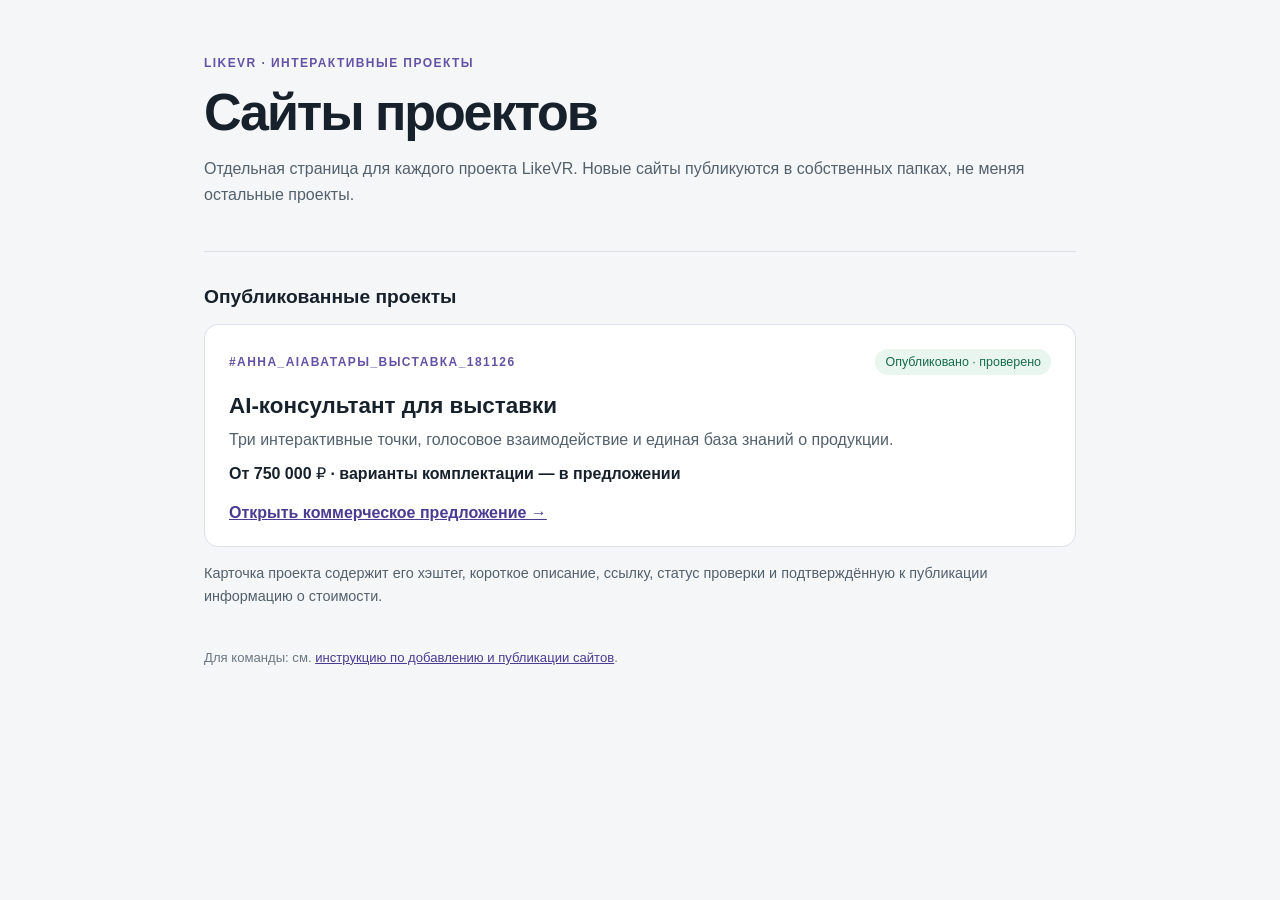
<file: index.html>
<!doctype html>
<html lang="ru">
<head>
  <meta charset="utf-8">
  <meta name="viewport" content="width=device-width, initial-scale=1">
  <meta name="description" content="Каталог опубликованных сайтов LikeVR по проектам">
  <title>LikeVR — сайты проектов</title>
  <style>
    :root{font-family:Inter,-apple-system,BlinkMacSystemFont,"Segoe UI",sans-serif;color:#17212b;background:#f4f6f8;font-synthesis:none}*{box-sizing:border-box}body{margin:0}.wrap{max-width:920px;margin:0 auto;padding:56px 24px 80px}header{padding-bottom:28px;border-bottom:1px solid #dbe1e6}p{line-height:1.6;color:#53616d}h1{font-size:clamp(2rem,5vw,3.25rem);line-height:1.08;margin:0 0 12px;letter-spacing:-.04em}.eyebrow{text-transform:uppercase;letter-spacing:.12em;font-size:.75rem;font-weight:700;color:#6552a4;margin-bottom:14px}.section{margin-top:34px}.section h2{font-size:1.2rem}.project{background:white;border:1px solid #dbe1e6;border-radius:14px;padding:24px}.project-head{display:flex;align-items:center;justify-content:space-between;gap:12px}.project-head .eyebrow{margin:0}.status{font-size:.78rem;color:#176b49;background:#e8f6ef;border-radius:99px;padding:6px 10px}.project h3{font-size:1.4rem;margin:18px 0 6px}.project p{margin:8px 0}.price{font-weight:700;color:#17212b}.project a{display:inline-block;margin-top:10px;font-weight:700}.note{font-size:.9rem}footer{margin-top:42px;font-size:.82rem;color:#6b7782}a{color:#4b3b91}@media(max-width:600px){.wrap{padding:34px 16px 56px}.project-head{align-items:flex-start;flex-direction:column}}
  </style>
</head>
<body>
  <main class="wrap">
    <header>
      <div class="eyebrow">LikeVR · интерактивные проекты</div>
      <h1>Сайты проектов</h1>
      <p>Отдельная страница для каждого проекта LikeVR. Новые сайты публикуются в собственных папках, не меняя остальные проекты.</p>
    </header>
    <section class="section" aria-labelledby="projects-title">
      <h2 id="projects-title">Опубликованные проекты</h2>
      <article class="project">
        <div class="project-head"><div class="eyebrow">#Анна_AIАватары_Выставка_181126</div><span class="status">Опубликовано · проверено</span></div>
        <h3>AI-консультант для выставки</h3>
        <p>Три интерактивные точки, голосовое взаимодействие и единая база знаний о продукции.</p>
        <p class="price">От 750 000 ₽ · варианты комплектации — в предложении</p>
        <a href="./expo3/">Открыть коммерческое предложение →</a>
      </article>
      <p class="note">Карточка проекта содержит его хэштег, короткое описание, ссылку, статус проверки и подтверждённую к публикации информацию о стоимости.</p>
    </section>
    <footer>Для команды: см. <a href="README.md">инструкцию по добавлению и публикации сайтов</a>.</footer>
  </main>
</body>
</html>
</file>
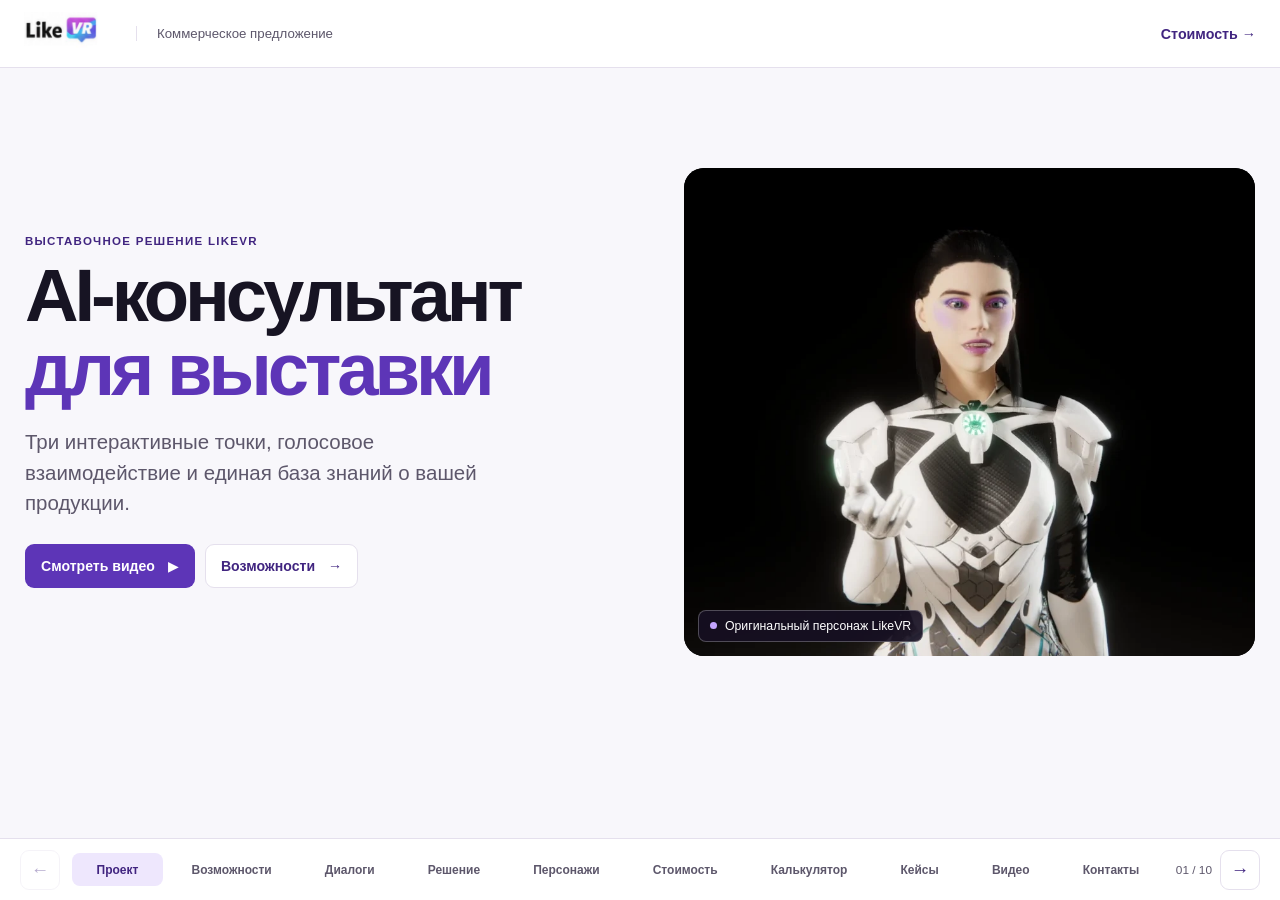
<file: anna-ai-avatars-vystavka-181126/index.html>
<!doctype html>
<html lang="ru">
<head>
  <meta charset="utf-8">
  <meta name="viewport" content="width=device-width, initial-scale=1">
  <meta name="description" content="Предложение LikeVR по разработке голосового AI-консультанта для трёх выставочных киосков.">
  <title>AI-консультант для выставки · LikeVR</title>
  <link rel="stylesheet" href="styles.css">
  <script defer src="config.js"></script>
  <script defer src="app.js"></script>
  <script defer src="presentation.js"></script>
</head>
<body>
  <a class="skip" href="#presentation">К содержанию</a>
  <header class="mast">
    <a class="brand" href="#project"><img src="assets/likevr.png" width="404" height="188" alt="LikeVR"></a>
    <span class="mast-title">Коммерческое предложение</span>
    <a class="mast-action" href="#pricing">Стоимость <span aria-hidden="true">→</span></a>
  </header>

  <main id="presentation" class="presentation" tabindex="-1">
    <section class="slide cover" id="project" data-slide="Проект" aria-labelledby="project-title">
      <div class="cover-copy">
        <p class="eyebrow">Выставочное решение LikeVR</p>
        <h1 id="project-title">AI-консультант <span>для выставки</span></h1>
        <p class="lead">Три интерактивные точки, голосовое взаимодействие и единая база знаний о вашей продукции.</p>
        <div class="actions">
          <a class="button primary" href="#character-video">Смотреть видео <span aria-hidden="true">▶︎</span></a>
          <a class="button secondary" href="#capabilities">Возможности <span aria-hidden="true">→</span></a>
        </div>
      </div>
      <figure class="cover-visual">
        <img src="assets/character-cover.webp" width="900" height="868" alt="Оригинальный цифровой персонаж LikeVR в бело-чёрном футуристическом костюме. Кадр из демонстрационного видео." fetchpriority="high">
        <figcaption><span class="signal"></span> Оригинальный персонаж LikeVR</figcaption>
      </figure>
    </section>

    <section class="slide" id="capabilities" data-slide="Возможности" aria-labelledby="capabilities-title">
      <div class="slide-heading"><p class="eyebrow">Возможности</p><h2 id="capabilities-title">Консультирует и помогает выбрать продукт</h2></div>
      <div class="feature-grid">
        <article class="feature"><h3>Разговаривает голосом</h3><p>Принимает устные вопросы и отвечает голосом персонажа.</p></article>
        <article class="feature"><h3>Знает ассортимент</h3><p>Отвечает на вопросы о продукции и уточняет, для какой задачи посетитель ищет решение.</p></article>
        <article class="feature"><h3>Находит характеристики</h3><p>Ищет нужные параметры в каталоге и технической документации.</p></article>
        <article class="feature"><h3>Сравнивает модели</h3><p>Сопоставляет параметры по документам и поясняет различия.</p></article>
        <article class="feature"><h3>Объясняет технические детали</h3><p>Рассказывает, что означают характеристики и как они связаны с задачей посетителя.</p></article>
        <article class="feature feature-accent"><h3>Передаёт запрос менеджеру</h3><p>Предлагает оставить контакт и передаёт его вместе с интересом посетителя.</p></article>
      </div>
    </section>

    <section class="slide" id="scenarios" data-slide="Диалоги" aria-labelledby="scenarios-title">
      <div class="slide-heading"><p class="eyebrow">Сценарии взаимодействия</p><h2 id="scenarios-title">Как звучит диалог</h2></div>
      <div class="dialog-layout" data-dialogues>
        <div class="dialog-list" aria-label="Примеры диалогов">
          <button type="button" data-dialogue="product" aria-pressed="true">Вопрос о продукте</button>
          <button type="button" data-dialogue="spec" aria-pressed="false">Поиск характеристики</button>
          <button type="button" data-dialogue="compare" aria-pressed="false">Сравнение моделей</button>
          <button type="button" data-dialogue="need" aria-pressed="false">Уточнение потребности</button>
          <button type="button" data-dialogue="lead" aria-pressed="false">Передача контакта</button>
        </div>
        <div class="dialog-screen" aria-live="polite">
          <div class="bubble question"><small>Посетитель</small><p data-question>Что можете рассказать об этой модели?</p></div>
          <div class="bubble answer"><small>AI-консультант</small><p data-answer>Подскажите название. Я найду описание модели и расскажу, для каких задач она подходит.</p></div>
        </div>
      </div>
    </section>

    <section class="slide" id="system" data-slide="Решение" aria-labelledby="system-title">
      <div class="slide-heading"><p class="eyebrow">Устройство решения</p><h2 id="system-title">Три киоска работают одновременно</h2><p class="lead">У каждого посетителя своя сессия. Все три киоска обращаются к общей базе примерно из 50 PDF.</p></div>
      <ol class="flow">
        <li><strong>Подойти к киоску</strong><span>Выбрать свободную точку</span></li>
        <li><strong>Задать вопрос</strong><span>Обратиться голосом</span></li>
        <li><strong>Поиск в документах</strong><span>AI находит относящиеся к вопросу сведения</span></li>
        <li><strong>Подготовка ответа</strong><span>AI формулирует ответ по материалам</span></li>
        <li><strong>Голосовой ответ</strong><span>Персонаж озвучивает ответ</span></li>
        <li><strong>Передача запроса</strong><span>Посетитель может оставить контакты</span></li>
      </ol>
      <p class="callout">Если в документах недостаточно данных, консультант может предложить передать вопрос менеджеру.</p>
    </section>

    <section class="slide" id="visuals" data-slide="Персонажи" aria-labelledby="visuals-title">
      <div class="slide-heading heading-row">
        <div><p class="eyebrow">Визуальные направления</p><h2 id="visuals-title">Три варианта персонажа</h2></div>
        <nav class="preview-switch" aria-label="Сравнить оформление" data-preview-switch hidden>
          <a href="?view=a#visuals" data-preview-link="a">A · с кадром Ava</a>
          <a href="?view=b#visuals" data-preview-link="b">B · без кадра Ava</a>
        </nav>
      </div>
      <div class="visual-grid">
        <article class="visual-card visual-highlight">
          <a class="visual-frame original" href="#character-video" aria-label="Смотреть видео LikeVR Original"><img src="assets/character-cover.webp" width="900" height="868" alt="" loading="lazy"><span class="play"><span aria-hidden="true">▶︎</span> Смотреть видео</span></a>
          <div class="visual-copy"><h3>LikeVR Original</h3><p>Адаптируем персонажа из демонстрационного видео. Изменение тела или костюма доступно как опция за 40 000 ₽.</p></div>
        </article>
        <article class="visual-card webgpu-card">
          <figure class="ava-media" data-ava-media hidden>
            <img src="assets/ava-demo.webp" width="1393" height="752" alt="Аватар Ava из демо townbox на Hugging Face" loading="lazy">
          </figure>
          <div class="visual-copy">
            <h3>WebGPU Ready</h3>
            <p>Сборка на базе готового WebGPU-решения. Ava показывает, как может выглядеть такой персонаж.</p>
            <a class="text-link" href="https://huggingface.co/spaces/townbox/ava" target="_blank" rel="noopener">Открыть интерактивное демо Ava</a>
          </div>
        </article>
        <article class="visual-card external-card">
          <div class="visual-copy"><h3>External Character</h3><p>Подберём и согласуем готового персонажа. Покупка модели, подготовка мимики и синхронизация губ входят в стоимость.</p></div>
        </article>
      </div>
    </section>

    <section class="slide" id="pricing" data-slide="Стоимость" aria-labelledby="pricing-title">
      <div class="slide-heading heading-row"><div><p class="eyebrow">Коммерческое предложение</p><h2 id="pricing-title">Три комплектации для трёх точек</h2></div><a class="button secondary" href="#calculator">Подобрать опции <span aria-hidden="true">→</span></a></div>
      <div data-pricing></div>
      <p class="fine">Все три комплектации включают три компьютера. Сопровождение на три дня и ежемесячная эксплуатация рассчитываются отдельно.</p>
    </section>

    <section class="slide" id="calculator" data-slide="Калькулятор" aria-labelledby="calculator-title">
      <div class="slide-heading heading-row"><div><p class="eyebrow">Калькулятор</p><h2 id="calculator-title">Соберите свою комплектацию</h2></div><a class="button secondary" href="calculator.html" data-separate>Открыть отдельно <span aria-hidden="true">→</span></a></div>
      <div data-calculator></div>
    </section>

    <section class="slide" id="cases" data-slide="Кейсы" aria-labelledby="cases-title">
      <div class="slide-heading"><p class="eyebrow">Работы LikeVR</p><h2 id="cases-title">Голосовые решения для выставок и киосков</h2></div>
      <div class="cases">
        <a class="case featured-case" href="https://likevr.ru/ar/proekty/ar-pomoshhnik/ai-konsultant-marti/" target="_blank" rel="noopener"><div><p class="eyebrow">Основной кейс · MARMA</p><h3>AI-консультант Марти</h3><p>Консультировал посетителей стенда MARMA на ПМЭФ.</p></div><span aria-hidden="true">→</span></a>
        <a class="case" href="https://likevr.ru/mashinnoe-obuchenie/proekty/resheniya-na-baze-llm/ai-assistent-na-baze-llm-gigachat-api-i-whisper/" target="_blank" rel="noopener"><div><p class="eyebrow">Технический проект</p><h3>AI-ассистент на GigaChat API и Whisper</h3><p>Пример интеграции распознавания речи и языковой модели.</p></div><span aria-hidden="true">→</span></a>
        <a class="case" href="https://likevr.ru/interaktivnye-tekhnologii/proekty/razrabotka-reshenij-dlya-kioskov/ai-kiosk-generatsiya-izobrazheniy-cherez-golosovye-prompty/" target="_blank" rel="noopener"><div><p class="eyebrow">Смежный кейс</p><h3>Голосовой AI-киоск</h3><p>Генерация изображений по устным запросам на интерактивном киоске.</p></div><span aria-hidden="true">→</span></a>
      </div>
    </section>

    <section class="slide video-slide" id="character-video" data-slide="Видео" aria-labelledby="video-title">
      <div class="slide-heading"><p class="eyebrow">Демонстрационное видео</p><h2 id="video-title">Оригинальный персонаж LikeVR</h2><p class="lead">Посмотрите готового цифрового персонажа в движении.</p></div>
      <video controls playsinline preload="none" poster="assets/character-poster.webp" width="1280" height="720" aria-label="Демонстрационное видео оригинального персонажа LikeVR">
        <source src="assets/likevr-character.mp4" type="video/mp4">
        <a href="assets/likevr-character.mp4">Открыть видео</a>
      </video>
    </section>

    <section class="slide contact-slide" id="contact" data-slide="Контакты" aria-labelledby="contact-title">
      <div class="slide-heading"><p class="eyebrow">Контакты LikeVR</p><h2 id="contact-title">Обсудим ваш выставочный проект</h2></div>
      <address class="contact-grid" data-contacts></address>
    </section>
  </main>

  <noscript><p class="noscript">Для интерактивного расчёта и навигации по слайдам включите JavaScript.</p></noscript>
  <footer class="deck-dock" hidden>
    <nav class="deck-controls" aria-label="Навигация по презентации">
      <button type="button" class="arrow-button" data-prev aria-label="Предыдущий слайд">←</button>
      <div class="deck-steps" data-steps></div>
      <span class="deck-count" data-count aria-live="polite"></span>
      <button type="button" class="arrow-button" data-next aria-label="Следующий слайд">→</button>
    </nav>
  </footer>
</body>
</html>
</file>
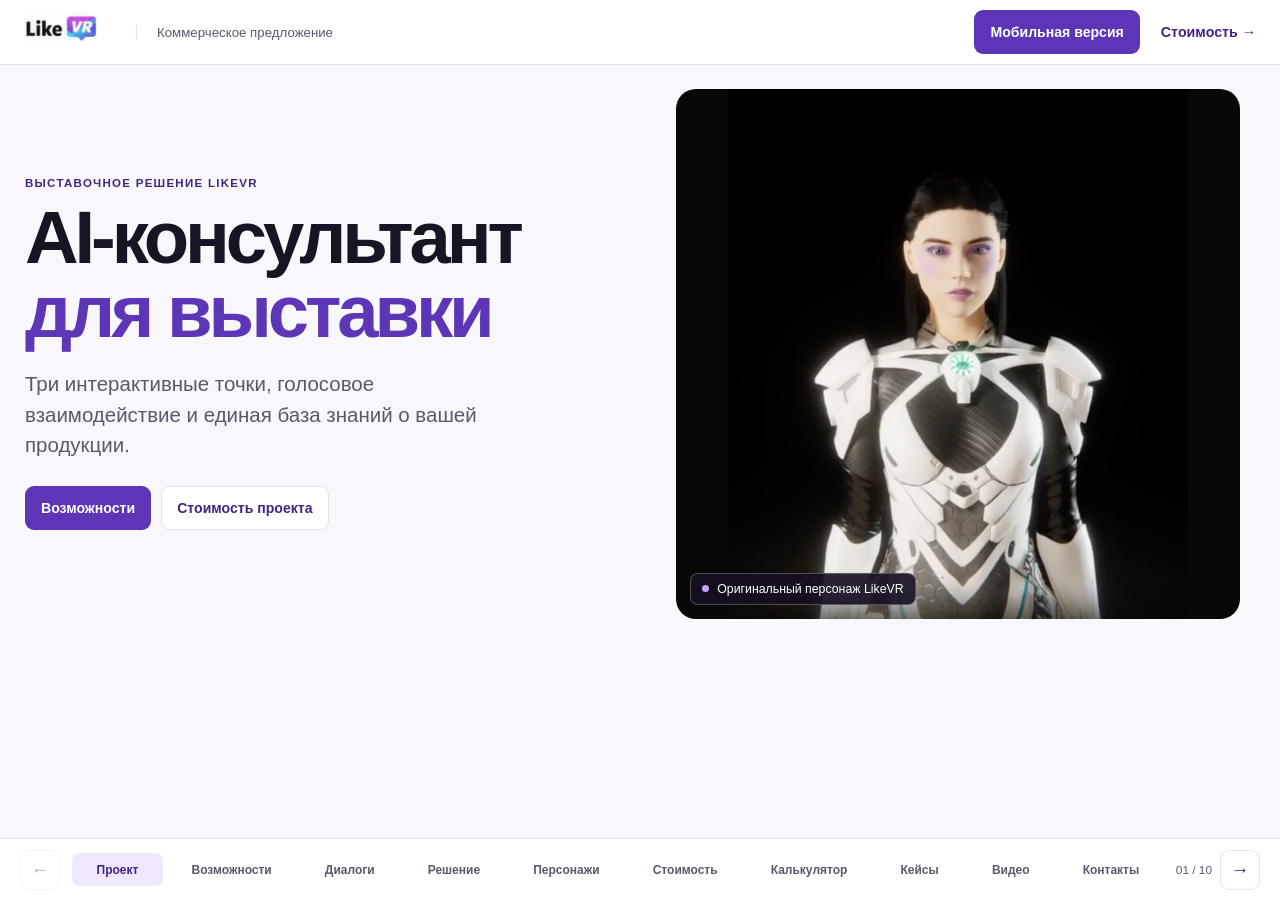
<file: expo3-mobile/index.html>
<!doctype html>
<html lang="ru">
<head>
  <meta charset="utf-8">
  <meta name="viewport" content="width=device-width, initial-scale=1">
  <meta name="description" content="Предложение LikeVR по разработке голосового AI-консультанта для трёх выставочных киосков.">
  <title>AI-консультант для выставки · LikeVR</title>
  <link rel="stylesheet" href="styles.css?v=2">
  <script defer src="config.js"></script>
  <script defer src="app.js"></script>
  <script defer src="presentation.js?v=2"></script>
</head>
<body>
  <a class="skip" href="#presentation">К содержанию</a>
  <header class="mast">
    <a class="brand" href="#project"><img src="assets/likevr.png" width="404" height="188" alt="LikeVR"></a>
    <span class="mast-title">Коммерческое предложение</span>
    <button class="view-toggle button primary" type="button" data-view-toggle hidden>Мобильная версия</button>
    <a class="mast-action" href="#pricing">Стоимость <span aria-hidden="true">→</span></a>
    <nav class="mobile-navigation" aria-label="Разделы предложения" hidden>
      <label for="mobile-section">Перейти к разделу</label>
      <select id="mobile-section" data-mobile-section>
        <option value="">Выбрать раздел</option>
      </select>
    </nav>
  </header>

  <main id="presentation" class="presentation" tabindex="-1">
    <section class="slide cover" id="project" data-slide="Проект" aria-labelledby="project-title">
      <div class="cover-copy">
        <p class="eyebrow">Выставочное решение LikeVR</p>
        <h1 id="project-title">AI-консультант <span>для выставки</span></h1>
        <p class="lead">Три интерактивные точки, голосовое взаимодействие и единая база знаний о вашей продукции.</p>
        <div class="actions">
          <a class="button primary" href="#capabilities">Возможности</a>
          <a class="button secondary" href="#pricing">Стоимость проекта</a>
        </div>
      </div>
      <figure class="cover-visual">
        <img src="assets/character-cover.webp" width="820" height="946" alt="Оригинальный цифровой персонаж LikeVR в бело-чёрном футуристическом костюме. Кадр из демонстрационного видео." fetchpriority="high">
        <figcaption><span class="signal"></span> Оригинальный персонаж LikeVR</figcaption>
      </figure>
    </section>

    <section class="slide" id="capabilities" data-slide="Возможности" aria-labelledby="capabilities-title">
      <div class="slide-heading">
        <p class="eyebrow">Возможности</p><h2 id="capabilities-title">Знакомит посетителей с оборудованием</h2>
      </div>
      <div class="feature-grid">
        <article class="feature"><img class="feature-art" src="assets/feature-medical-1.webp" width="416" height="416" alt="" loading="lazy"><div><h3>Разговаривает голосом</h3><p>Посетитель задаёт вопрос вслух. Помощник на экране отвечает.</p></div></article>
        <article class="feature"><img class="feature-art" src="assets/feature-medical-2.webp" width="416" height="416" alt="" loading="lazy"><div><h3>Знакомит с ассортиментом</h3><p>Рассказывает о медицинском оборудовании и уточняет задачу посетителя.</p></div></article>
        <article class="feature"><img class="feature-art" src="assets/feature-medical-3.webp" width="416" height="416" alt="" loading="lazy"><div><h3>Находит характеристики</h3><p>Ищет параметры в каталоге и поясняет их по документации производителя.</p></div></article>
        <article class="feature"><img class="feature-art" src="assets/feature-medical-4.webp" width="416" height="416" alt="" loading="lazy"><div><h3>Сравнивает модели</h3><p>Сопоставляет параметры оборудования и объясняет различия.</p></div></article>
        <article class="feature"><img class="feature-art" src="assets/feature-medical-5.webp" width="416" height="416" alt="" loading="lazy"><div><h3>Объясняет технические детали</h3><p>Рассказывает об устройстве и функциях оборудования.</p></div></article>
        <article class="feature"><img class="feature-art" src="assets/feature-medical-6.webp" width="416" height="416" alt="" loading="lazy"><div><h3>Передаёт запрос менеджеру</h3><p>Предлагает оставить контакт и передаёт его вместе с вопросом посетителя.</p></div></article>
      </div>
    </section>

    <section class="slide" id="scenarios" data-slide="Диалоги" aria-labelledby="scenarios-title">
      <div class="slide-heading"><p class="eyebrow">Сценарии взаимодействия</p><h2 id="scenarios-title">Как звучит диалог</h2></div>
      <div class="dialog-layout" data-dialogues>
        <div class="dialog-list" aria-label="Примеры диалогов">
          <button type="button" data-dialogue="product" aria-pressed="true">Вопрос о продукте</button>
          <button type="button" data-dialogue="spec" aria-pressed="false">Поиск характеристики</button>
          <button type="button" data-dialogue="compare" aria-pressed="false">Сравнение моделей</button>
          <button type="button" data-dialogue="need" aria-pressed="false">Уточнение потребности</button>
          <button type="button" data-dialogue="lead" aria-pressed="false">Передача контакта</button>
        </div>
        <div class="dialog-screen" aria-live="polite">
          <div class="bubble question"><small>Посетитель</small><p data-question>Что можете рассказать об этой модели?</p></div>
          <div class="bubble answer"><small>AI-консультант</small><p data-answer>Подскажите название. Я найду описание модели и расскажу, для каких задач она подходит.</p></div>
        </div>
      </div>
    </section>

    <section class="slide" id="system" data-slide="Решение" aria-labelledby="system-title">
      <div class="slide-heading"><p class="eyebrow">Устройство решения</p><h2 id="system-title">Три киоска работают одновременно</h2><p class="lead">У каждого посетителя своя сессия. Все три киоска обращаются к общей базе примерно из 50 PDF.</p></div>
      <ol class="flow">
        <li><strong>Подойти к киоску</strong><span>Выбрать свободную точку</span></li>
        <li><strong>Задать вопрос</strong><span>Обратиться голосом</span></li>
        <li><strong>Поиск в документах</strong><span>AI находит относящиеся к вопросу сведения</span></li>
        <li><strong>Подготовка ответа</strong><span>AI формулирует ответ по материалам</span></li>
        <li><strong>Голосовой ответ</strong><span>Персонаж озвучивает ответ</span></li>
        <li><strong>Передача запроса</strong><span>Посетитель может оставить контакты</span></li>
      </ol>
      <p class="callout">Если в документах недостаточно данных, консультант может предложить передать вопрос менеджеру.</p>
    </section>

    <section class="slide" id="visuals" data-slide="Персонажи" aria-labelledby="visuals-title">
      <div class="slide-heading"><p class="eyebrow">Персонажи</p><h2 id="visuals-title">Выберите персонажа для стенда</h2></div>
      <div class="visual-grid">
        <article class="visual-card visual-highlight">
          <figure class="visual-frame"><img src="assets/character-gallery.webp" width="760" height="792" alt="Персонаж LikeVR во время выступления" loading="lazy"></figure>
          <div class="visual-copy"><h3>Адаптация персонажа LikeVR</h3><p class="visual-price" data-character-price="likevr"></p><p>Берём персонажа из нашего деморолика. Изменение тела или костюма — ещё 40 000 ₽.</p>
          <div class="visual-actions"><a class="button primary" href="#character-video">Смотреть видео LikeVR</a></div></div>
        </article>
        <article class="visual-card webgpu-card">
          <figure class="visual-frame"><img src="assets/ava-demo.webp" width="670" height="712" alt="WebGPU-персонаж Ava в очках и зелёном свитере" loading="lazy"></figure>
          <div class="visual-copy"><h3>WebGPU-персонаж</h3><p class="visual-price" data-character-price="webgpu"></p><p>Адаптируем готовое решение. Ava — пример персонажа.</p>
          <div class="visual-actions"><a class="button secondary" href="https://huggingface.co/spaces/townbox/ava" target="_blank" rel="noopener">Посмотреть демо Ava</a></div></div>
        </article>
        <article class="visual-card external-card">
          <div class="character-placeholder" aria-hidden="true"><span></span></div>
          <div class="visual-copy"><h3>Подбор персонажа под ваш бренд</h3><p class="visual-price" data-character-price="external"></p><p>Подбираем и согласуем модель отдельно. В цену входят покупка и доработка, включая мимику и синхронизацию губ.</p></div>
        </article>
      </div>
    </section>

    <section class="slide" id="pricing" data-slide="Стоимость" aria-labelledby="pricing-title">
      <div class="slide-heading heading-row"><div><p class="eyebrow">Коммерческое предложение</p><h2 id="pricing-title">Три комплектации для трёх точек</h2></div><a class="button secondary" href="#calculator">Подобрать опции <span aria-hidden="true">→</span></a></div>
      <div data-pricing></div>
      <p class="fine">Сопровождение на три дня и ежемесячная эксплуатация рассчитываются отдельно.</p>
    </section>

    <section class="slide" id="calculator" data-slide="Калькулятор" aria-labelledby="calculator-title">
      <div class="slide-heading"><p class="eyebrow">Калькулятор</p><h2 id="calculator-title">Соберите свою комплектацию</h2></div>
      <div data-calculator></div>
    </section>

    <section class="slide" id="cases" data-slide="Кейсы" aria-labelledby="cases-title">
      <div class="slide-heading"><p class="eyebrow">Работы LikeVR</p><h2 id="cases-title">Голосовые решения для выставок и киосков</h2></div>
      <div class="cases">
        <a class="case featured-case" href="https://likevr.ru/ar/proekty/ar-pomoshhnik/ai-konsultant-marti/" target="_blank" rel="noopener"><div><p class="eyebrow">Основной кейс · MARMA</p><h3>AI-консультант Марти</h3><p>Консультировал посетителей стенда MARMA на ПМЭФ.</p></div><span aria-hidden="true">→</span></a>
        <a class="case" href="https://likevr.ru/mashinnoe-obuchenie/proekty/resheniya-na-baze-llm/ai-assistent-na-baze-llm-gigachat-api-i-whisper/" target="_blank" rel="noopener"><div><p class="eyebrow">Технический проект</p><h3>AI-ассистент на GigaChat API и Whisper</h3><p>Пример интеграции распознавания речи и языковой модели.</p></div><span aria-hidden="true">→</span></a>
        <a class="case" href="https://likevr.ru/interaktivnye-tekhnologii/proekty/razrabotka-reshenij-dlya-kioskov/ai-kiosk-generatsiya-izobrazheniy-cherez-golosovye-prompty/" target="_blank" rel="noopener"><div><p class="eyebrow">Смежный кейс</p><h3>Голосовой AI-киоск</h3><p>Генерация изображений по устным запросам на интерактивном киоске.</p></div><span aria-hidden="true">→</span></a>
      </div>
    </section>

    <section class="slide video-slide" id="character-video" data-slide="Видео" aria-labelledby="video-title">
      <div class="slide-heading"><p class="eyebrow">Демонстрационное видео</p><h2 id="video-title">Оригинальный персонаж LikeVR</h2><p class="lead">Посмотрите готового цифрового персонажа в движении.</p></div>
      <video controls playsinline preload="none" poster="assets/character-poster.webp" width="1280" height="720" aria-label="Демонстрационное видео оригинального персонажа LikeVR">
        <source src="assets/likevr-character.mp4" type="video/mp4">
        <a href="assets/likevr-character.mp4">Открыть видео</a>
      </video>
    </section>

    <section class="slide contact-slide" id="contact" data-slide="Контакты" aria-labelledby="contact-title">
      <div class="slide-heading"><img class="contact-logo" src="assets/likevr.png" width="404" height="188" alt="LikeVR"><h2 id="contact-title">Создаём цифровых персонажей, с которыми хочется говорить</h2><p class="lead">Расскажите о вашей выставке. Обсудим, как цифровой консультант будет работать на вашем стенде.</p></div>
      <address class="contact-grid" data-contacts></address>
    </section>
  </main>

  <noscript><p class="noscript">Для интерактивного расчёта и навигации по слайдам включите JavaScript.</p></noscript>
  <footer class="deck-dock" hidden>
    <nav class="deck-controls" aria-label="Навигация по презентации">
      <button type="button" class="arrow-button" data-prev aria-label="Предыдущий слайд">←</button>
      <div class="deck-steps" data-steps></div>
      <span class="deck-count" data-count aria-live="polite"></span>
      <button type="button" class="arrow-button" data-next aria-label="Следующий слайд">→</button>
    </nav>
  </footer>
</body>
</html>
</file>
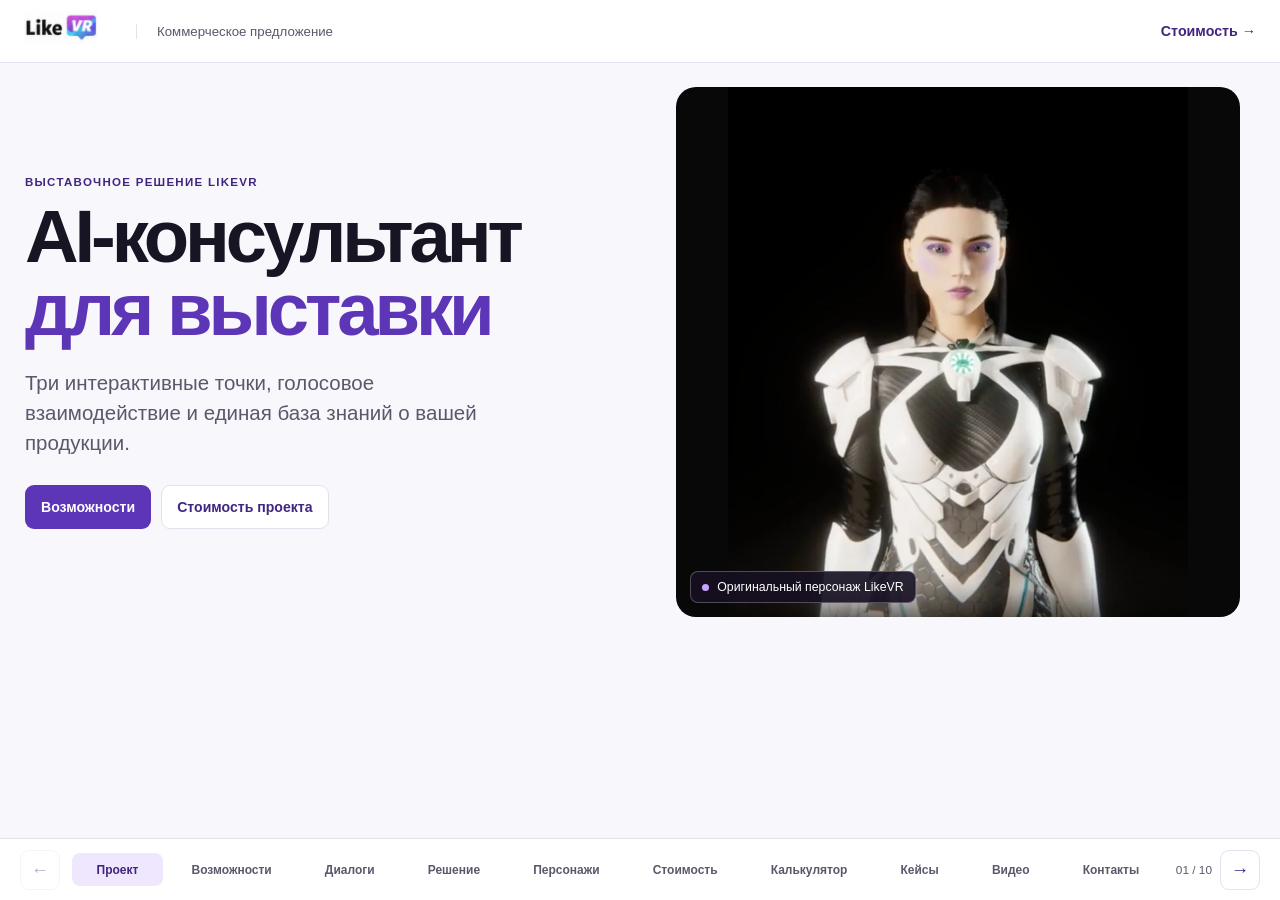
<file: expo3/index.html>
<!doctype html>
<html lang="ru">
<head>
  <meta charset="utf-8">
  <meta name="viewport" content="width=device-width, initial-scale=1">
  <meta name="description" content="Предложение LikeVR по разработке голосового AI-консультанта для трёх выставочных киосков.">
  <title>AI-консультант для выставки · LikeVR</title>
  <link rel="stylesheet" href="styles.css">
  <script defer src="config.js"></script>
  <script defer src="app.js"></script>
  <script defer src="presentation.js"></script>
</head>
<body>
  <a class="skip" href="#presentation">К содержанию</a>
  <header class="mast">
    <a class="brand" href="#project"><img src="assets/likevr.png" width="404" height="188" alt="LikeVR"></a>
    <span class="mast-title">Коммерческое предложение</span>
    <a class="mast-action" href="#pricing">Стоимость <span aria-hidden="true">→</span></a>
  </header>

  <main id="presentation" class="presentation" tabindex="-1">
    <section class="slide cover" id="project" data-slide="Проект" aria-labelledby="project-title">
      <div class="cover-copy">
        <p class="eyebrow">Выставочное решение LikeVR</p>
        <h1 id="project-title">AI-консультант <span>для выставки</span></h1>
        <p class="lead">Три интерактивные точки, голосовое взаимодействие и единая база знаний о вашей продукции.</p>
        <div class="actions">
          <a class="button primary" href="#capabilities">Возможности</a>
          <a class="button secondary" href="#pricing">Стоимость проекта</a>
        </div>
      </div>
      <figure class="cover-visual">
        <img src="assets/character-cover.webp" width="820" height="946" alt="Оригинальный цифровой персонаж LikeVR в бело-чёрном футуристическом костюме. Кадр из демонстрационного видео." fetchpriority="high">
        <figcaption><span class="signal"></span> Оригинальный персонаж LikeVR</figcaption>
      </figure>
    </section>

    <section class="slide" id="capabilities" data-slide="Возможности" aria-labelledby="capabilities-title">
      <div class="slide-heading">
        <p class="eyebrow">Возможности</p><h2 id="capabilities-title">Знакомит посетителей с оборудованием</h2>
      </div>
      <div class="feature-grid">
        <article class="feature"><img class="feature-art" src="assets/feature-medical-1.webp" width="416" height="416" alt="" loading="lazy"><div><h3>Разговаривает голосом</h3><p>Посетитель задаёт вопрос вслух. Помощник на экране отвечает.</p></div></article>
        <article class="feature"><img class="feature-art" src="assets/feature-medical-2.webp" width="416" height="416" alt="" loading="lazy"><div><h3>Знакомит с ассортиментом</h3><p>Рассказывает о медицинском оборудовании и уточняет задачу посетителя.</p></div></article>
        <article class="feature"><img class="feature-art" src="assets/feature-medical-3.webp" width="416" height="416" alt="" loading="lazy"><div><h3>Находит характеристики</h3><p>Ищет параметры в каталоге и поясняет их по документации производителя.</p></div></article>
        <article class="feature"><img class="feature-art" src="assets/feature-medical-4.webp" width="416" height="416" alt="" loading="lazy"><div><h3>Сравнивает модели</h3><p>Сопоставляет параметры оборудования и объясняет различия.</p></div></article>
        <article class="feature"><img class="feature-art" src="assets/feature-medical-5.webp" width="416" height="416" alt="" loading="lazy"><div><h3>Объясняет технические детали</h3><p>Рассказывает об устройстве и функциях оборудования.</p></div></article>
        <article class="feature"><img class="feature-art" src="assets/feature-medical-6.webp" width="416" height="416" alt="" loading="lazy"><div><h3>Передаёт запрос менеджеру</h3><p>Предлагает оставить контакт и передаёт его вместе с вопросом посетителя.</p></div></article>
      </div>
    </section>

    <section class="slide" id="scenarios" data-slide="Диалоги" aria-labelledby="scenarios-title">
      <div class="slide-heading"><p class="eyebrow">Сценарии взаимодействия</p><h2 id="scenarios-title">Как звучит диалог</h2></div>
      <div class="dialog-layout" data-dialogues>
        <div class="dialog-list" aria-label="Примеры диалогов">
          <button type="button" data-dialogue="product" aria-pressed="true">Вопрос о продукте</button>
          <button type="button" data-dialogue="spec" aria-pressed="false">Поиск характеристики</button>
          <button type="button" data-dialogue="compare" aria-pressed="false">Сравнение моделей</button>
          <button type="button" data-dialogue="need" aria-pressed="false">Уточнение потребности</button>
          <button type="button" data-dialogue="lead" aria-pressed="false">Передача контакта</button>
        </div>
        <div class="dialog-screen" aria-live="polite">
          <div class="bubble question"><small>Посетитель</small><p data-question>Что можете рассказать об этой модели?</p></div>
          <div class="bubble answer"><small>AI-консультант</small><p data-answer>Подскажите название. Я найду описание модели и расскажу, для каких задач она подходит.</p></div>
        </div>
      </div>
    </section>

    <section class="slide" id="system" data-slide="Решение" aria-labelledby="system-title">
      <div class="slide-heading"><p class="eyebrow">Устройство решения</p><h2 id="system-title">Три киоска работают одновременно</h2><p class="lead">У каждого посетителя своя сессия. Все три киоска обращаются к общей базе примерно из 50 PDF.</p></div>
      <ol class="flow">
        <li><strong>Подойти к киоску</strong><span>Выбрать свободную точку</span></li>
        <li><strong>Задать вопрос</strong><span>Обратиться голосом</span></li>
        <li><strong>Поиск в документах</strong><span>AI находит относящиеся к вопросу сведения</span></li>
        <li><strong>Подготовка ответа</strong><span>AI формулирует ответ по материалам</span></li>
        <li><strong>Голосовой ответ</strong><span>Персонаж озвучивает ответ</span></li>
        <li><strong>Передача запроса</strong><span>Посетитель может оставить контакты</span></li>
      </ol>
      <p class="callout">Если в документах недостаточно данных, консультант может предложить передать вопрос менеджеру.</p>
    </section>

    <section class="slide" id="visuals" data-slide="Персонажи" aria-labelledby="visuals-title">
      <div class="slide-heading"><p class="eyebrow">Персонажи</p><h2 id="visuals-title">Выберите персонажа для стенда</h2></div>
      <div class="visual-grid">
        <article class="visual-card visual-highlight">
          <figure class="visual-frame"><img src="assets/character-gallery.webp" width="760" height="792" alt="Персонаж LikeVR во время выступления" loading="lazy"></figure>
          <div class="visual-copy"><h3>Адаптация персонажа LikeVR</h3><p class="visual-price" data-character-price="likevr"></p><p>Берём персонажа из нашего деморолика. Изменение тела или костюма — ещё 40 000 ₽.</p>
          <div class="visual-actions"><a class="button primary" href="#character-video">Смотреть видео LikeVR</a></div></div>
        </article>
        <article class="visual-card webgpu-card">
          <figure class="visual-frame"><img src="assets/ava-demo.webp" width="670" height="712" alt="WebGPU-персонаж Ava в очках и зелёном свитере" loading="lazy"></figure>
          <div class="visual-copy"><h3>WebGPU-персонаж</h3><p class="visual-price" data-character-price="webgpu"></p><p>Адаптируем готовое решение. Ava — пример персонажа.</p>
          <div class="visual-actions"><a class="button secondary" href="https://huggingface.co/spaces/townbox/ava" target="_blank" rel="noopener">Посмотреть демо Ava</a></div></div>
        </article>
        <article class="visual-card external-card">
          <div class="character-placeholder" aria-hidden="true"><span></span></div>
          <div class="visual-copy"><h3>Подбор персонажа под ваш бренд</h3><p class="visual-price" data-character-price="external"></p><p>Подбираем и согласуем модель отдельно. В цену входят покупка и доработка, включая мимику и синхронизацию губ.</p></div>
        </article>
      </div>
    </section>

    <section class="slide" id="pricing" data-slide="Стоимость" aria-labelledby="pricing-title">
      <div class="slide-heading heading-row"><div><p class="eyebrow">Коммерческое предложение</p><h2 id="pricing-title">Три комплектации для трёх точек</h2></div><a class="button secondary" href="#calculator">Подобрать опции <span aria-hidden="true">→</span></a></div>
      <div data-pricing></div>
      <p class="fine">Сопровождение на три дня и ежемесячная эксплуатация рассчитываются отдельно.</p>
    </section>

    <section class="slide" id="calculator" data-slide="Калькулятор" aria-labelledby="calculator-title">
      <div class="slide-heading"><p class="eyebrow">Калькулятор</p><h2 id="calculator-title">Соберите свою комплектацию</h2></div>
      <div data-calculator></div>
    </section>

    <section class="slide" id="cases" data-slide="Кейсы" aria-labelledby="cases-title">
      <div class="slide-heading"><p class="eyebrow">Работы LikeVR</p><h2 id="cases-title">Голосовые решения для выставок и киосков</h2></div>
      <div class="cases">
        <a class="case featured-case" href="https://likevr.ru/ar/proekty/ar-pomoshhnik/ai-konsultant-marti/" target="_blank" rel="noopener"><div><p class="eyebrow">Основной кейс · MARMA</p><h3>AI-консультант Марти</h3><p>Консультировал посетителей стенда MARMA на ПМЭФ.</p></div><span aria-hidden="true">→</span></a>
        <a class="case" href="https://likevr.ru/mashinnoe-obuchenie/proekty/resheniya-na-baze-llm/ai-assistent-na-baze-llm-gigachat-api-i-whisper/" target="_blank" rel="noopener"><div><p class="eyebrow">Технический проект</p><h3>AI-ассистент на GigaChat API и Whisper</h3><p>Пример интеграции распознавания речи и языковой модели.</p></div><span aria-hidden="true">→</span></a>
        <a class="case" href="https://likevr.ru/interaktivnye-tekhnologii/proekty/razrabotka-reshenij-dlya-kioskov/ai-kiosk-generatsiya-izobrazheniy-cherez-golosovye-prompty/" target="_blank" rel="noopener"><div><p class="eyebrow">Смежный кейс</p><h3>Голосовой AI-киоск</h3><p>Генерация изображений по устным запросам на интерактивном киоске.</p></div><span aria-hidden="true">→</span></a>
      </div>
    </section>

    <section class="slide video-slide" id="character-video" data-slide="Видео" aria-labelledby="video-title">
      <div class="slide-heading"><p class="eyebrow">Демонстрационное видео</p><h2 id="video-title">Оригинальный персонаж LikeVR</h2><p class="lead">Посмотрите готового цифрового персонажа в движении.</p></div>
      <video controls playsinline preload="none" poster="assets/character-poster.webp" width="1280" height="720" aria-label="Демонстрационное видео оригинального персонажа LikeVR">
        <source src="assets/likevr-character.mp4" type="video/mp4">
        <a href="assets/likevr-character.mp4">Открыть видео</a>
      </video>
    </section>

    <section class="slide contact-slide" id="contact" data-slide="Контакты" aria-labelledby="contact-title">
      <div class="slide-heading"><img class="contact-logo" src="assets/likevr.png" width="404" height="188" alt="LikeVR"><h2 id="contact-title">Создаём цифровых персонажей, с которыми хочется говорить</h2><p class="lead">Расскажите о вашей выставке. Обсудим, как цифровой консультант будет работать на вашем стенде.</p></div>
      <address class="contact-grid" data-contacts></address>
    </section>
  </main>

  <noscript><p class="noscript">Для интерактивного расчёта и навигации по слайдам включите JavaScript.</p></noscript>
  <footer class="deck-dock" hidden>
    <nav class="deck-controls" aria-label="Навигация по презентации">
      <button type="button" class="arrow-button" data-prev aria-label="Предыдущий слайд">←</button>
      <div class="deck-steps" data-steps></div>
      <span class="deck-count" data-count aria-live="polite"></span>
      <button type="button" class="arrow-button" data-next aria-label="Следующий слайд">→</button>
    </nav>
  </footer>
</body>
</html>
</file>
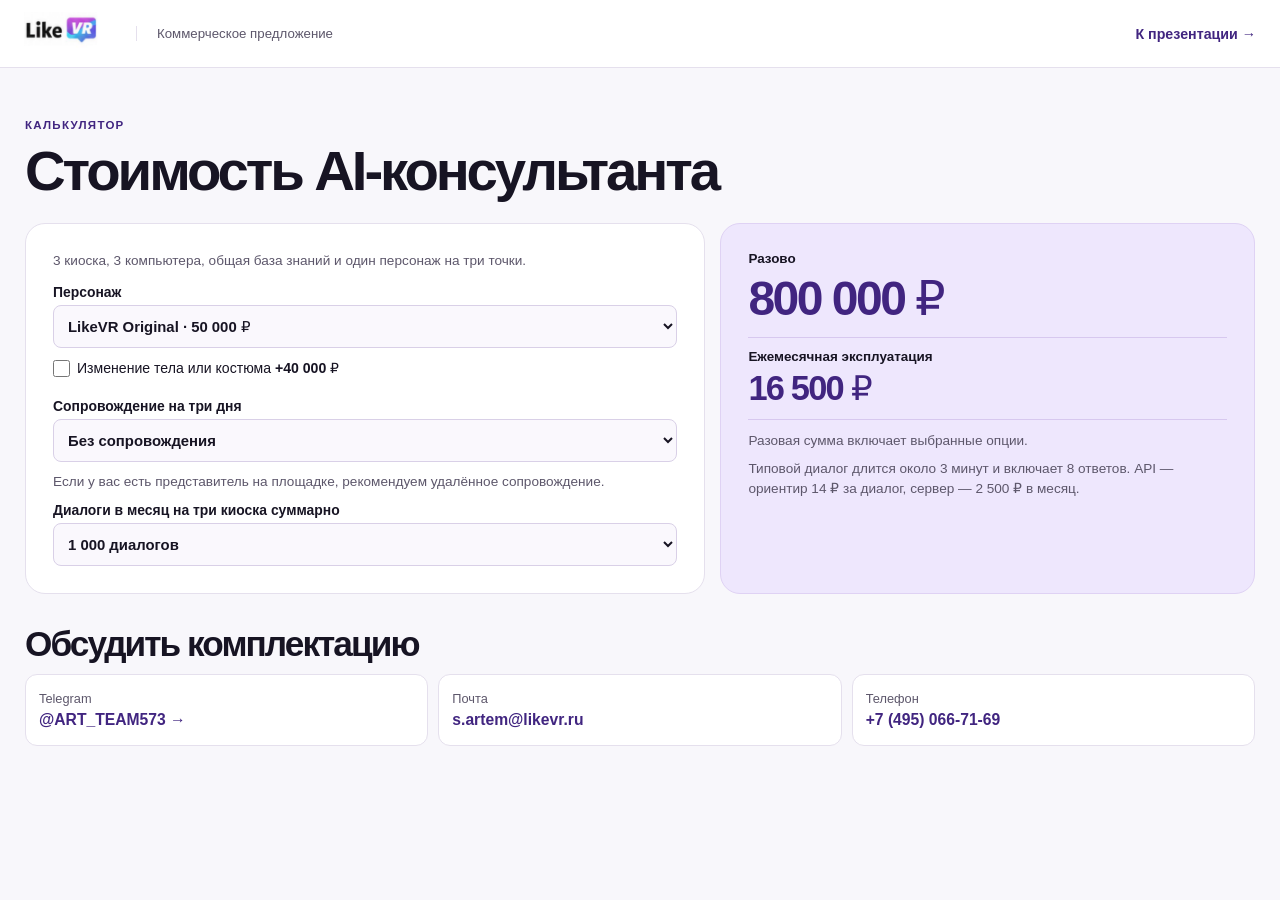
<file: anna-ai-avatars-vystavka-181126/calculator.html>
<!doctype html>
<html lang="ru">
<head>
  <meta charset="utf-8">
  <meta name="viewport" content="width=device-width, initial-scale=1">
  <meta name="description" content="Интерактивный расчёт выставочного AI-консультанта LikeVR.">
  <title>Калькулятор AI-консультанта · LikeVR</title>
  <link rel="stylesheet" href="styles.css">
  <script defer src="config.js"></script>
  <script defer src="app.js"></script>
</head>
<body>
  <a class="skip" href="#calculator-main">К содержанию</a>
  <header class="mast">
    <a class="brand" href="index.html"><img src="assets/likevr.png" width="404" height="188" alt="LikeVR"></a>
    <span class="mast-title">Коммерческое предложение</span>
    <a class="mast-action" href="index.html#calculator" data-return>К презентации <span aria-hidden="true">→</span></a>
  </header>
  <main class="standalone" id="calculator-main" tabindex="-1">
    <div class="slide-heading"><p class="eyebrow">Калькулятор</p><h1>Стоимость AI-консультанта</h1></div>
    <div data-calculator></div>
    <noscript><p>Для интерактивного расчёта включите JavaScript.</p></noscript>
    <section class="standalone-contact" aria-labelledby="contact-title">
      <h2 id="contact-title">Обсудить комплектацию</h2>
      <address class="contact-grid" data-contacts></address>
    </section>
  </main>
</body>
</html>
</file>
<file: anna-ai-avatars-vystavka-181126/styles.css>
:root {
  color-scheme: light;
  font-family: "Inter", "Segoe UI", Arial, sans-serif;
  --paper: #f8f7fb;
  --white: #fff;
  --ink: #171423;
  --sub: #5d576b;
  --line: #e5e0ed;
  --violet: #5d35b7;
  --violet-dark: #412580;
  --violet-soft: #eee7fd;
  --radius: 20px;
  color: var(--ink);
  background: var(--paper);
  font-synthesis: none;
}

* { box-sizing: border-box; }
body { margin: 0; }
img { display: block; max-width: 100%; }
button, select, input { font: inherit; }
button { cursor: pointer; }
a { color: inherit; text-decoration: none; }
a:focus-visible, button:focus-visible, select:focus-visible, input:focus-visible {
  outline: 3px solid #a27ae8;
  outline-offset: 3px;
}
h1[tabindex]:focus, h2[tabindex]:focus { outline: none; }
[hidden] { display: none !important; }
p { margin: 0; }
figure { margin: 0; }
.skip { position: fixed; z-index: 10; top: -100px; left: 14px; background: white; padding: 12px 18px; }
.skip:focus { top: 14px; }

.mast {
  min-height: 68px;
  padding: 10px max(24px, calc((100% - 1240px) / 2));
  display: flex;
  align-items: center;
  gap: 21px;
  border-bottom: 1px solid var(--line);
  background: var(--white);
}
.brand { display: block; flex: none; }
.brand img { width: 91px; height: auto; }
.mast-title {
  font-size: .83rem;
  color: var(--sub);
  border-left: 1px solid var(--line);
  padding-left: 20px;
}
.mast-action { margin-left: auto; font-size: .89rem; font-weight: 700; color: var(--violet-dark); text-align: right; }
.mast-action:hover, .text-link:hover { text-decoration: underline; text-underline-offset: 4px; }

.presentation, .standalone { max-width: 1290px; margin: auto; padding: clamp(26px, 4vw, 54px) 25px 96px; }
.standalone { padding-bottom: 52px; }
.slide { animation: slide-in .25s ease-out; }
@keyframes slide-in {
  from { opacity: .35; transform: translateX(8px); }
  to { opacity: 1; transform: none; }
}
.eyebrow {
  margin: 0 0 12px;
  font-size: .72rem;
  font-weight: 780;
  text-transform: uppercase;
  letter-spacing: .11em;
  color: var(--violet-dark);
}
h1, h2, h3 { margin: 0; }
h1, h2 { letter-spacing: -.055em; line-height: 1.01; }
h1 { font-size: clamp(2.6rem, 5.8vw, 5.65rem); line-height: .99; }
h2, .standalone h1 { font-size: clamp(2.1rem, 4.4vw, 4.35rem); }
h3 { font-size: clamp(1.05rem, 1.65vw, 1.42rem); line-height: 1.15; letter-spacing: -.025em; }
.lead { color: var(--sub); font-size: clamp(1rem, 1.8vw, 1.28rem); line-height: 1.48; max-width: 660px; }
.slide-heading { margin-bottom: 24px; }
.slide-heading .lead { margin-top: 12px; }
.heading-row { display: flex; gap: 18px; align-items: end; justify-content: space-between; }
.cover {
  display: grid;
  grid-template-columns: 1fr .96fr;
  align-items: center;
  gap: clamp(26px, 5vw, 76px);
  min-height: min(65vh, 620px);
}
.cover h1 span { display: block; color: var(--violet); }
.cover .lead { margin-top: 21px; max-width: 460px; }
.actions { display: flex; flex-wrap: wrap; gap: 10px; margin-top: 26px; }
.button {
  display: inline-flex;
  gap: 13px;
  align-items: center;
  justify-content: center;
  min-height: 44px;
  padding: 10px 15px;
  border: 1px solid transparent;
  border-radius: 9px;
  font-size: .88rem;
  font-weight: 750;
}
.heading-row .button { flex-shrink: 0; }
.primary { color: white; background: var(--violet); }
.primary:hover { background: var(--violet-dark); }
.secondary { color: var(--violet-dark); border-color: var(--line); background: white; }
.secondary:hover { background: var(--violet-soft); border-color: #d5c8ef; }
.cover-visual {
  position: relative;
  aspect-ratio: 1.17;
  overflow: hidden;
  border-radius: var(--radius);
  isolation: isolate;
  background: #080808;
}
.cover-visual img { width: 100%; height: 100%; object-fit: cover; object-position: center 35%; }
.cover-visual figcaption {
  position: absolute;
  left: 14px;
  bottom: 14px;
  display: flex;
  align-items: center;
  gap: 8px;
  border: 1px solid #ffffff40;
  border-radius: 8px;
  background: #171023e8;
  padding: 8px 11px;
  color: white;
  font-size: .77rem;
}
.signal { width: 7px; height: 7px; border-radius: 50%; background: #c4a4ff; flex: none; }

.feature-grid { display: grid; grid-template-columns: repeat(3, minmax(0,1fr)); gap: 13px; }
.feature {
  padding: clamp(16px, 2.4vw, 30px);
  min-height: 140px;
  border: 1px solid var(--line);
  border-radius: var(--radius);
  background: white;
}
.feature h3 { margin-bottom: 10px; }
.feature p, .visual-copy p, .case p:last-child { color: var(--sub); font-size: .94rem; line-height: 1.5; }
.feature-accent { background: var(--violet-soft); border-color: #ddd0f9; }

.dialog-layout { display: grid; grid-template-columns: minmax(200px, .8fr) minmax(0, 1.6fr); gap: 16px; }
.dialog-list { display: grid; gap: 6px; align-content: start; }
.dialog-list button {
  min-height: 44px;
  text-align: left;
  padding: 10px 14px;
  border-radius: 10px;
  border: 1px solid var(--line);
  background: white;
  color: var(--ink);
  font-weight: 650;
}
.dialog-list button:hover { background: #f5efff; }
.dialog-list button[aria-pressed="true"] { background: var(--violet); color: white; border-color: var(--violet); }
.dialog-screen {
  min-height: 250px;
  padding: clamp(15px, 3vw, 32px);
  display: grid;
  gap: 14px;
  align-content: center;
  background: var(--violet-soft);
  border: 1px solid #e0d5f4;
  border-radius: var(--radius);
}
.bubble { width: fit-content; max-width: min(89%, 570px); padding: 12px 15px; border-radius: 13px; font-size: 1rem; line-height: 1.42; }
.bubble small { display: block; font-size: .69rem; font-weight: 780; text-transform: uppercase; letter-spacing: .07em; margin-bottom: 6px; }
.question { justify-self: end; background: #4a2b8f; color: white; }
.answer { background: white; }
.answer small { color: var(--violet-dark); }

.flow { display: grid; grid-template-columns: repeat(3, minmax(0, 1fr)); gap: 10px; list-style: none; margin: 0; padding: 0; counter-reset: stage; }
.flow li {
  counter-increment: stage;
  display: grid;
  grid-template-columns: 33px minmax(0, 1fr);
  gap: 3px 9px;
  align-content: center;
  min-height: 96px;
  padding: 14px;
  border: 1px solid var(--line);
  border-radius: 13px;
  background: white;
}
.flow li::before {
  content: counter(stage);
  display: grid;
  place-items: center;
  grid-row: span 2;
  align-self: start;
  aspect-ratio: 1;
  border-radius: 9px;
  background: var(--violet-soft);
  color: var(--violet-dark);
  font-weight: 750;
}
.flow span, .fine { color: var(--sub); font-size: .85rem; line-height: 1.48; }
.callout { margin-top: 15px; padding: 12px 15px; border-left: 3px solid var(--violet); background: var(--violet-soft); font-size: .92rem; line-height: 1.45; }

.preview-switch {
  flex: none;
  display: flex;
  flex-wrap: wrap;
  gap: 4px;
  padding: 4px;
  border: 1px solid var(--line);
  border-radius: 12px;
  background: white;
}
.preview-switch a {
  display: grid;
  place-items: center;
  min-height: 38px;
  padding: 7px 10px;
  border-radius: 8px;
  color: var(--violet-dark);
  font-size: .83rem;
  font-weight: 700;
}
.preview-switch a:hover { background: #f5f0ff; }
.preview-switch a[aria-current] { color: white; background: var(--violet); }
.visual-grid { display: grid; grid-template-columns: minmax(0, 1.25fr) minmax(0, 1fr); gap: 13px; }
.visual-card { display: flex; flex-direction: column; min-width: 0; border-radius: var(--radius); border: 1px solid var(--line); background: white; }
.visual-highlight { grid-row: span 2; border-color: #ba9aed; }
.visual-frame { position: relative; display: block; overflow: hidden; border-radius: calc(var(--radius) - 1px) calc(var(--radius) - 1px) 0 0; background: #090909; }
.visual-frame img { width: 100%; height: auto; aspect-ratio: 1.72; object-fit: cover; object-position: center 29%; }
.play {
  position: absolute;
  inset: auto auto 12px 12px;
  display: inline-flex;
  align-items: center;
  gap: 9px;
  min-height: 44px;
  padding: 8px 12px;
  background: #251745f2;
  color: white;
  border: 1px solid #ffffffa0;
  border-radius: 10px;
  font-size: .87rem;
  font-weight: 700;
}
.original:hover .play { background: var(--violet-dark); }
.visual-copy { padding: clamp(15px, 2vw, 23px); }
.visual-copy h3 { margin-bottom: 7px; }
.webgpu-card {
  display: grid;
  grid-template-columns: minmax(0, 1fr);
  align-items: center;
  background: #f0eafa;
}
.webgpu-card:has(.ava-media[hidden]) {
  background:
    linear-gradient(90deg, #f0eafa 62%, #f0eafad9),
    repeating-linear-gradient(135deg, #e1d6f2 0 1px, transparent 1px 12px),
    #f0eafa;
}
.webgpu-card:has(.ava-media:not([hidden])) { grid-template-columns: minmax(105px, .58fr) minmax(0, 1fr); }
.ava-media { position: relative; align-self: stretch; min-height: 140px; border-radius: calc(var(--radius) - 1px) 0 0 calc(var(--radius) - 1px); overflow: hidden; background: #08080c; }
.ava-media img { position: absolute; inset: 0; width: 215%; height: 100%; max-width: none; object-fit: cover; object-position: left 20%; }
.external-card { justify-content: center; }

.price-options { display: grid; grid-template-columns: repeat(3, minmax(0, 1fr)); gap: 10px; margin-bottom: 14px; }
.price-option { display: grid; align-content: start; gap: 7px; padding: clamp(13px, 2vw, 21px); background: white; border: 1px solid var(--line); border-radius: 14px; }
.price-highlight { background: var(--violet-soft); border-color: #dfd2f4; }
.price-option strong { color: var(--violet-dark); font-size: clamp(1.25rem, 3vw, 2.45rem); letter-spacing: -.045em; }
.price-option p { color: var(--sub); font-size: .89rem; line-height: 1.4; }
.price-table { width: 100%; border-spacing: 0; border: 1px solid var(--line); border-radius: 15px; overflow: hidden; background: white; font-size: .95rem; }
.price-table th, .price-table td { padding: 9px 14px; text-align: right; border-bottom: 1px solid var(--line); }
.price-table th:first-child { text-align: left; }
.price-table td { white-space: nowrap; }
.price-table tbody th { font-weight: 560; }
.price-table thead { background: #f0edf6; }
.price-table tfoot { background: var(--violet-soft); color: var(--violet-dark); font-weight: 800; }
.price-table tfoot :is(th, td) { border-bottom: 0; }
[data-pricing] + .fine { margin-top: 13px; }

.calc-layout { display: grid; grid-template-columns: 1.12fr .88fr; gap: 15px; align-items: stretch; }
.calc-form, .calc-summary { border: 1px solid var(--line); border-radius: var(--radius); padding: clamp(15px, 2.5vw, 27px); }
.calc-form { display: grid; align-content: start; gap: 10px; background: white; }
.fixed-scope { margin-bottom: 3px; }
.field { display: grid; gap: 5px; font-size: .87rem; font-weight: 700; }
.field select {
  width: 100%;
  min-width: 0;
  min-height: 43px;
  padding: 7px 10px;
  background: #faf8fd;
  border: 1px solid #d9d0e7;
  border-radius: 8px;
  color: var(--ink);
  font-size: .93rem;
}
.checkbox { display: flex; align-items: start; gap: 7px; min-height: 30px; font-size: .88rem; line-height: 1.45; }
.checkbox input { width: 17px; height: 17px; margin: 2px 0 0; accent-color: var(--violet); flex: none; }
.calc-summary { background: var(--violet-soft); border-color: #dfd2f4; }
.totals { margin: 0; }
.totals div { padding-bottom: 11px; margin-bottom: 11px; border-bottom: 1px solid #d7c8ef; }
.totals dt { font-weight: 650; font-size: .84rem; }
.totals dd { margin: 4px 0 0; color: var(--violet-dark); font-weight: 790; font-size: clamp(1.55rem, 3.8vw, 3rem); letter-spacing: -.052em; }
.totals div + div dd { font-size: clamp(1.35rem, 2.8vw, 2.15rem); }
.calc-summary .fine + .fine { margin-top: 8px; }
.text-link { display: inline-block; margin-top: 12px; font-size: .88rem; color: var(--violet-dark); font-weight: 750; }

.cases { display: grid; gap: 9px; }
.case {
  display: flex;
  align-items: center;
  justify-content: space-between;
  gap: 15px;
  padding: 15px clamp(14px, 2.7vw, 26px);
  border: 1px solid var(--line);
  border-radius: 14px;
  background: white;
}
.case:hover { border-color: #b598e9; }
.case > span { color: var(--violet-dark); font-size: 1.5rem; }
.case .eyebrow { margin-bottom: 5px; }
.case h3 { margin-bottom: 5px; }
.featured-case { background: var(--violet-soft); border-color: #ddcff4; }
.video-slide video {
  display: block;
  width: min(100%, 860px, max(565px, 106vh));
  max-height: 60vh;
  height: auto;
  aspect-ratio: 16/9;
  background: #080808;
  border-radius: var(--radius);
}

.contact-slide { padding: clamp(24px, 5vw, 62px); border-radius: var(--radius); background: var(--violet-soft); }
.contact-grid { display: grid; grid-template-columns: repeat(3, minmax(0,1fr)); gap: 10px; font-style: normal; }
.contact-grid a { display: grid; gap: 5px; min-height: 72px; align-content: center; padding: 13px; border: 1px solid var(--line); border-radius: 12px; background: white; overflow-wrap: anywhere; }
.contact-grid a:hover { border-color: #b598e9; }
.contact-grid span { color: var(--sub); font-size: .8rem; }
.contact-grid strong { color: var(--violet-dark); font-size: .98rem; }
.standalone-contact { margin-top: 32px; }
.standalone-contact h2 { font-size: clamp(1.4rem,3vw,2.2rem); margin-bottom: 12px; }
.noscript { padding: 15px; }

.deck-dock {
  position: fixed;
  z-index: 5;
  inset: auto 0 0;
  padding: 9px max(14px, calc((100% - 1240px) / 2)) max(9px, env(safe-area-inset-bottom));
  background: #fffffffa;
  border-top: 1px solid var(--line);
}
.deck-controls { display: flex; gap: 8px; align-items: center; }
.arrow-button {
  background: white;
  border: 1px solid var(--line);
  border-radius: 9px;
  width: 40px;
  height: 40px;
  color: var(--violet-dark);
  font-size: 1.15rem;
  flex: none;
}
.arrow-button:enabled:hover { background: var(--violet-soft); }
.arrow-button:disabled { opacity: .38; cursor: default; }
.deck-steps { flex: 1; display: flex; gap: 4px; overflow: auto; scrollbar-width: none; padding: 5px 4px; }
.deck-steps::-webkit-scrollbar { display: none; }
.deck-steps button { flex: 1 0 auto; white-space: nowrap; color: var(--sub); background: transparent; border: 0; border-radius: 8px; min-height: 33px; padding: 8px; font-size: .75rem; font-weight: 710; }
.deck-steps button:hover { background: #f1edf8; }
.deck-steps button[aria-current="step"] { color: var(--violet-dark); background: var(--violet-soft); }
.deck-count { color: var(--sub); font-size: .74rem; font-variant-numeric: tabular-nums; white-space: nowrap; }

@media (max-width: 760px) {
  .presentation, .standalone { padding-inline: 17px; }
  .mast { padding-inline: 17px; gap: 12px; min-height: 56px; }
  .brand img { width: 76px; }
  .mast-title { padding-left: 11px; font-size: .74rem; }
  .mast-action { font-size: .79rem; }
  .cover { grid-template-columns: 1fr; gap: 19px; min-height: 0; }
  .cover h1 { font-size: clamp(2.02rem, 10vw, 3.9rem); }
  .cover .lead { margin-top: 12px; }
  .actions { margin-top: 16px; }
  .cover-visual { aspect-ratio: 1.65; }
  .cover-visual img { object-position: center 29%; }
  .slide-heading { margin-bottom: 16px; }
  .heading-row { align-items: start; flex-direction: column; gap: 9px; }
  .feature-grid, .flow, .contact-grid { grid-template-columns: repeat(2, minmax(0,1fr)); gap: 8px; }
  .feature { min-height: 0; border-radius: 13px; }
  .feature p { font-size: .85rem; }
  .dialog-layout, .calc-layout { grid-template-columns: 1fr; gap: 10px; }
  .dialog-list { grid-template-columns: repeat(2, minmax(0,1fr)); }
  .dialog-list button { font-size: .82rem; }
  .dialog-screen { min-height: 0; }
  .visual-grid { grid-template-columns: minmax(0, 1fr); gap: 9px; }
  .visual-highlight { grid-row: auto; }
  .visual-frame img { aspect-ratio: 1.85; }
  .price-options { grid-template-columns: minmax(0, 1fr); gap: 7px; }
  .price-option { grid-template-columns: minmax(0, 1fr) auto; gap: 4px 8px; align-items: center; }
  .price-option p { grid-column: 1 / -1; }
  .price-table { font-size: .88rem; }
  .price-table th, .price-table td { padding: 9px; }
  .deck-controls { gap: 5px; }
  .deck-steps button { min-height: 38px; }
  .deck-count { font-size: .68rem; }
  .video-slide video { width: 100%; }
}
@media (max-width: 365px) {
  .mast-title { display: none; }
  .visual-copy { padding: 12px; }
  .webgpu-card:has(.ava-media:not([hidden])) { grid-template-columns: minmax(90px, .5fr) minmax(0, 1fr); }
  .feature, .flow li { padding: 11px; }
  .flow li { grid-template-columns: 25px minmax(0, 1fr); gap: 3px 6px; }
  .arrow-button { width: 35px; height: 39px; }
}
@media (prefers-reduced-motion: reduce) {
  .slide { animation: none; }
}
</file>
<file: expo3-mobile/styles.css>
:root {
  color-scheme: light;
  font-family: "Inter", "Segoe UI", Arial, sans-serif;
  --paper: #f8f7fb;
  --white: #fff;
  --ink: #171423;
  --sub: #5d576b;
  --line: #e5e0ed;
  --violet: #5d35b7;
  --violet-dark: #412580;
  --violet-soft: #eee7fd;
  --radius: 20px;
  color: var(--ink);
  background: var(--paper);
  font-synthesis: none;
}

* { box-sizing: border-box; }
body { margin: 0; }
img { display: block; max-width: 100%; }
button, select, input { font: inherit; }
button { cursor: pointer; }
a { color: inherit; text-decoration: none; }
a:focus-visible, button:focus-visible, select:focus-visible, input:focus-visible {
  outline: 3px solid #a27ae8;
  outline-offset: 3px;
}
h1[tabindex]:focus, h2[tabindex]:focus { outline: none; }
[hidden] { display: none !important; }
p { margin: 0; }
figure { margin: 0; }
.skip { position: fixed; z-index: 10; top: -100px; left: 14px; background: white; padding: 12px 18px; }
.skip:focus { top: 14px; }

.mast {
  min-height: 68px;
  padding: 10px max(24px, calc((100% - 1240px) / 2));
  display: flex;
  align-items: center;
  gap: 21px;
  border-bottom: 1px solid var(--line);
  background: var(--white);
}
.brand { display: block; flex: none; }
.brand img { width: 91px; height: auto; }
.mast-title {
  font-size: .83rem;
  color: var(--sub);
  border-left: 1px solid var(--line);
  padding-left: 20px;
}
.mast-action { margin-left: auto; font-size: .89rem; font-weight: 700; color: var(--violet-dark); text-align: right; }
.mast-action:hover { text-decoration: underline; text-underline-offset: 4px; }

.presentation { max-width: 1290px; margin: auto; padding: clamp(16px, 2.6dvh, 30px) 25px 26px; }
.slide { animation: slide-in .25s ease-out; }
@keyframes slide-in {
  from { opacity: .35; transform: translateX(8px); }
  to { opacity: 1; transform: none; }
}
.eyebrow {
  margin: 0 0 12px;
  font-size: .72rem;
  font-weight: 780;
  text-transform: uppercase;
  letter-spacing: .11em;
  color: var(--violet-dark);
}
h1, h2, h3 { margin: 0; }
h1, h2 { letter-spacing: -.055em; line-height: 1.01; }
h1 { font-size: clamp(2.6rem, 5.8vw, 5.65rem); line-height: .99; }
h2 { font-size: clamp(2.1rem, 4.4vw, 4.35rem); }
h3 { font-size: clamp(1.05rem, 1.65vw, 1.42rem); line-height: 1.15; letter-spacing: -.025em; }
.lead { color: var(--sub); font-size: clamp(1rem, 1.8vw, 1.28rem); line-height: 1.48; max-width: 660px; }
.slide-heading { margin-bottom: 24px; }
.slide-heading .lead { margin-top: 12px; }
.heading-row { display: flex; gap: 18px; align-items: end; justify-content: space-between; }
.cover {
  display: grid;
  grid-template-columns: 1fr .96fr;
  align-items: center;
  gap: clamp(26px, 5vw, 76px);
  min-height: min(59dvh, 540px);
}
.cover h1 span { display: block; color: var(--violet); }
.cover .lead { margin-top: 21px; max-width: 460px; }
.actions { display: flex; flex-wrap: wrap; gap: 10px; margin-top: 26px; }
.button {
  display: inline-flex;
  gap: 13px;
  align-items: center;
  justify-content: center;
  min-height: 44px;
  padding: 10px 15px;
  border: 1px solid transparent;
  border-radius: 9px;
  font-size: .88rem;
  font-weight: 750;
}
.heading-row .button { flex-shrink: 0; }
.primary { color: white; background: var(--violet); }
.primary:hover { background: var(--violet-dark); }
.secondary { color: var(--violet-dark); border-color: var(--line); background: white; }
.secondary:hover { background: var(--violet-soft); border-color: #d5c8ef; }
.cover-visual {
  position: relative;
  height: clamp(280px, 59dvh, 530px);
  overflow: hidden;
  border-radius: var(--radius);
  isolation: isolate;
  background: #080808;
}
.cover-visual img { width: 100%; height: 100%; object-fit: contain; object-position: center; }
.cover-visual figcaption {
  position: absolute;
  left: 14px;
  bottom: 14px;
  display: flex;
  align-items: center;
  gap: 8px;
  border: 1px solid #ffffff40;
  border-radius: 8px;
  background: #171023e8;
  padding: 8px 11px;
  color: white;
  font-size: .77rem;
}
.signal { width: 7px; height: 7px; border-radius: 50%; background: #c4a4ff; flex: none; }

.feature-grid { display: grid; grid-template-columns: repeat(3, minmax(0,1fr)); gap: 13px; }
.feature {
  padding: clamp(16px, 2.4vw, 30px);
  min-height: 124px;
  border: 1px solid var(--line);
  border-radius: var(--radius);
  background: white;
}
.feature h3 { margin-bottom: 10px; }
.feature p, .visual-copy p, .case p:last-child { color: var(--sub); font-size: .94rem; line-height: 1.5; }

.dialog-layout { display: grid; grid-template-columns: minmax(200px, .8fr) minmax(0, 1.6fr); gap: 16px; }
.dialog-list { display: grid; gap: 6px; align-content: start; }
.dialog-list button {
  min-height: 44px;
  text-align: left;
  padding: 10px 14px;
  border-radius: 10px;
  border: 1px solid var(--line);
  background: white;
  color: var(--ink);
  font-weight: 650;
}
.dialog-list button:hover { background: #f5efff; }
.dialog-list button[aria-pressed="true"] { background: var(--violet); color: white; border-color: var(--violet); }
.dialog-screen {
  min-height: 250px;
  padding: clamp(15px, 3vw, 32px);
  display: grid;
  gap: 14px;
  align-content: center;
  background: var(--violet-soft);
  border: 1px solid #e0d5f4;
  border-radius: var(--radius);
}
.bubble { width: fit-content; max-width: min(89%, 570px); padding: 12px 15px; border-radius: 13px; font-size: 1rem; line-height: 1.42; }
.bubble small { display: block; font-size: .69rem; font-weight: 780; text-transform: uppercase; letter-spacing: .07em; margin-bottom: 6px; }
.question { justify-self: end; background: #4a2b8f; color: white; }
.answer { background: white; }
.answer small { color: var(--violet-dark); }

.flow {
  --flow-column-gap: 36px;
  --flow-row-gap: 34px;
  display: grid;
  grid-template-columns: repeat(3, minmax(0, 1fr));
  grid-template-areas: "one two three" "six five four";
  gap: var(--flow-row-gap) var(--flow-column-gap);
  list-style: none;
  margin: 0;
  padding: 0;
  counter-reset: stage;
}
.flow li {
  counter-increment: stage;
  position: relative;
  display: grid;
  grid-template-columns: 33px minmax(0, 1fr);
  gap: 3px 9px;
  align-content: center;
  min-height: 96px;
  padding: 14px;
  border: 1px solid var(--line);
  border-radius: 13px;
  background: white;
}
.flow li:nth-child(1) { grid-area: one; }
.flow li:nth-child(2) { grid-area: two; }
.flow li:nth-child(3) { grid-area: three; }
.flow li:nth-child(4) { grid-area: four; }
.flow li:nth-child(5) { grid-area: five; }
.flow li:nth-child(6) { grid-area: six; }
.flow li::before {
  content: counter(stage);
  display: grid;
  place-items: center;
  grid-row: span 2;
  align-self: start;
  aspect-ratio: 1;
  border-radius: 9px;
  background: var(--violet-soft);
  color: var(--violet-dark);
  font-weight: 750;
}
.flow li:not(:last-child)::after {
  content: "→" / "";
  position: absolute;
  display: grid;
  width: var(--flow-column-gap);
  height: var(--flow-row-gap);
  top: 50%;
  left: 100%;
  place-items: center;
  color: var(--violet);
  font-size: 1.5rem;
  font-weight: 750;
  transform: translateY(-50%);
}
.flow li:nth-child(3)::after {
  top: 100%;
  left: 50%;
  width: var(--flow-row-gap);
  transform: translateX(-50%) rotate(90deg);
}
.flow li:nth-child(4)::after, .flow li:nth-child(5)::after {
  left: auto;
  right: 100%;
  transform: translateY(-50%) rotate(180deg);
}
@media (max-width: 700px) {
  .flow { --flow-row-gap: 30px; grid-template-columns: minmax(0, 1fr); grid-template-areas: none; }
  .flow li:nth-child(n) { min-height: 78px; grid-area: auto; }
  .flow li:nth-child(n):not(:last-child)::after {
    top: 100%;
    left: 50%;
    right: auto;
    width: var(--flow-row-gap);
    transform: translateX(-50%) rotate(90deg);
  }
}
.flow span, .fine { color: var(--sub); font-size: .85rem; line-height: 1.48; }
.callout { margin-top: 15px; padding: 12px 15px; border-left: 3px solid var(--violet); background: var(--violet-soft); font-size: .92rem; line-height: 1.45; }

.visual-grid { display: grid; grid-template-columns: repeat(3, minmax(0, 1fr)); gap: 13px; }
.visual-card { display: flex; flex-direction: column; min-width: 0; border-radius: var(--radius); border: 1px solid var(--line); background: white; overflow: hidden; }
.visual-highlight { border-color: #ba9aed; }
.visual-frame, .character-placeholder { height: clamp(140px, 31dvh, 270px); background: #08080a; }
.visual-frame img { width: 100%; height: 100%; object-fit: contain; object-position: center; }
.webgpu-card .visual-frame { background: #070707; }
.visual-copy { padding: clamp(12px, 1.65vw, 20px); }
.visual-copy h3 { margin-bottom: 6px; }
.visual-copy .visual-price { margin-bottom: 8px; color: var(--violet-dark); font-size: 1.28rem; font-weight: 800; }
.visual-copy { display: flex; flex: 1; flex-direction: column; }
.visual-actions { margin-top: auto; padding-top: 12px; }
.visual-actions .secondary { background: var(--violet-soft); border-color: #d5c5eb; }
.visual-actions .secondary:hover { background: #dfd0f5; }
.character-placeholder { display: grid; place-items: center; background: radial-gradient(circle at 50% 42%, #f9f4ff, #e8dcf8); }
.character-placeholder span { width: 73px; height: 91px; border: 2px solid #9f82ce; border-radius: 17px; position: relative; }
.character-placeholder span::before, .character-placeholder span::after { content: ""; position: absolute; left: 50%; translate: -50%; border: 2px solid #9f82ce; }
.character-placeholder span::before { top: 17px; width: 23px; height: 23px; border-radius: 50%; }
.character-placeholder span::after { bottom: 13px; width: 41px; height: 23px; border-radius: 18px 18px 7px 7px; }

.price-options { display: grid; grid-template-columns: repeat(3, minmax(0, 1fr)); gap: 10px; margin-bottom: 14px; }
.price-option { display: grid; align-content: start; gap: 7px; padding: clamp(13px, 2vw, 21px); background: white; border: 1px solid var(--line); border-radius: 14px; }
.price-highlight { background: #eadffd; border-color: #b69ae2; }
.price-option strong { color: var(--violet-dark); font-size: clamp(1.25rem, 3vw, 2.45rem); letter-spacing: -.045em; }
.price-option p { color: var(--sub); font-size: .89rem; line-height: 1.4; }
.price-table { width: 100%; border-spacing: 0; border: 1px solid var(--line); border-radius: 15px; overflow: hidden; background: white; font-size: .95rem; }
.price-table th, .price-table td { padding: 9px 14px; text-align: right; border-bottom: 1px solid var(--line); }
.price-table th:first-child { text-align: left; }
.price-table td { white-space: nowrap; }
.price-table tbody th { font-weight: 560; }
.price-table thead { background: #f0edf6; }
.price-table tfoot { background: var(--violet-soft); color: var(--violet-dark); font-weight: 800; }
.price-table tfoot :is(th, td) { border-bottom: 0; }
[data-pricing] + .fine { margin-top: 13px; }

.calc-layout { display: grid; grid-template-columns: 1.12fr .88fr; gap: 15px; align-items: stretch; }
.calc-form, .calc-summary { border: 1px solid var(--line); border-radius: var(--radius); padding: clamp(15px, 2.5vw, 27px); }
.calc-form { display: grid; align-content: start; gap: 10px; background: white; }
.fixed-scope { margin-bottom: 3px; }
.field { display: grid; gap: 5px; font-size: .87rem; font-weight: 700; }
.field select {
  width: 100%;
  min-width: 0;
  min-height: 43px;
  padding: 7px 10px;
  background: #faf8fd;
  border: 1px solid #d9d0e7;
  border-radius: 8px;
  color: var(--ink);
  font-size: .93rem;
}
.checkbox { display: flex; align-items: start; gap: 7px; min-height: 30px; font-size: .88rem; line-height: 1.45; }
.checkbox input { width: 17px; height: 17px; margin: 2px 0 0; accent-color: var(--violet); flex: none; }
.calc-summary { background: var(--violet-soft); border-color: #dfd2f4; }
.totals { margin: 0; }
.totals div { padding-bottom: 11px; margin-bottom: 11px; border-bottom: 1px solid #d7c8ef; }
.totals dt { font-weight: 650; font-size: .84rem; }
.totals dd { margin: 4px 0 0; color: var(--violet-dark); font-weight: 790; font-size: clamp(1.55rem, 3.8vw, 3rem); letter-spacing: -.052em; }
.totals div + div dd { font-size: clamp(1.35rem, 2.8vw, 2.15rem); }
.calc-summary .fine + .fine { margin-top: 8px; }

.cases { display: grid; gap: 9px; }
.case {
  display: flex;
  align-items: center;
  justify-content: space-between;
  gap: 15px;
  padding: 15px clamp(14px, 2.7vw, 26px);
  border: 1px solid var(--line);
  border-radius: 14px;
  background: white;
}
.case:hover { border-color: #b598e9; }
.case > span { color: var(--violet-dark); font-size: 1.5rem; }
.case .eyebrow { margin-bottom: 5px; }
.case h3 { margin-bottom: 5px; }
.featured-case { background: var(--violet-soft); border-color: #ddcff4; }
.video-slide video {
  display: block;
  width: min(100%, 860px, clamp(280px, calc((100dvh - 200px) * 1.7778), 860px));
  height: auto;
  margin-inline: auto;
  aspect-ratio: 16 / 9;
  object-fit: contain;
  background: #080808;
  border-radius: var(--radius);
}

.contact-slide { padding: clamp(24px, 5vw, 62px); border-radius: var(--radius); background: var(--violet-soft); }
.contact-grid { display: grid; grid-template-columns: repeat(3, minmax(0,1fr)); gap: 10px; font-style: normal; }
.contact-grid a { display: grid; gap: 5px; min-height: 72px; align-content: center; padding: 13px; border: 1px solid var(--line); border-radius: 12px; background: white; overflow-wrap: anywhere; }
.contact-grid a:hover { border-color: #b598e9; }
.contact-grid span { color: var(--sub); font-size: .8rem; }
.contact-grid strong { color: var(--violet-dark); font-size: .98rem; }
.noscript { padding: 15px; }

.deck-dock {
  position: relative;
  z-index: 5;
  padding: 9px max(14px, calc((100% - 1240px) / 2)) max(9px, env(safe-area-inset-bottom));
  background: #fffffffa;
  border-top: 1px solid var(--line);
}
.deck-controls { display: flex; gap: 8px; align-items: center; }
.arrow-button {
  background: white;
  border: 1px solid var(--line);
  border-radius: 9px;
  width: 40px;
  height: 40px;
  color: var(--violet-dark);
  font-size: 1.15rem;
  flex: none;
}
.arrow-button:enabled:hover { background: var(--violet-soft); }
.arrow-button:disabled { opacity: .38; cursor: default; }
.deck-steps { flex: 1; display: flex; gap: 4px; overflow: auto; scrollbar-width: none; padding: 5px 4px; }
.deck-steps::-webkit-scrollbar { display: none; }
.deck-steps button { flex: 1 0 auto; white-space: nowrap; color: var(--sub); background: transparent; border: 0; border-radius: 8px; min-height: 33px; padding: 8px; font-size: .75rem; font-weight: 710; }
.deck-steps button:hover { background: #f1edf8; }
.deck-steps button[aria-current="step"] { color: var(--violet-dark); background: var(--violet-soft); }
.deck-count { color: var(--sub); font-size: .74rem; font-variant-numeric: tabular-nums; white-space: nowrap; }

@media (max-width: 760px) {
  .presentation { padding-inline: 17px; }
  .mast { padding-inline: 17px; gap: 12px; min-height: 56px; }
  .brand img { width: 76px; }
  .mast-title { padding-left: 11px; font-size: .74rem; }
  .mast-action { font-size: .79rem; }
  .cover { grid-template-columns: 1fr; gap: 19px; min-height: 0; }
  .cover h1 { font-size: clamp(2.02rem, 10vw, 3.9rem); }
  .cover .lead { margin-top: 12px; }
  .actions { margin-top: 16px; }
  .cover-visual { height: clamp(225px, 43dvh, 385px); }
  .slide-heading { margin-bottom: 16px; }
  .heading-row { align-items: start; flex-direction: column; gap: 9px; }
  .feature-grid, .contact-grid { grid-template-columns: repeat(2, minmax(0,1fr)); gap: 8px; }
  .feature { min-height: 0; border-radius: 13px; }
  .feature p { font-size: .85rem; }
  .dialog-layout, .calc-layout { grid-template-columns: 1fr; gap: 10px; }
  .dialog-list { grid-template-columns: repeat(2, minmax(0,1fr)); }
  .dialog-list button { font-size: .82rem; }
  .dialog-screen { min-height: 0; }
  .visual-grid { grid-template-columns: minmax(0, 1fr); gap: 9px; }
  .visual-frame, .character-placeholder { height: clamp(155px, 36dvh, 250px); }
  .price-options { grid-template-columns: minmax(0, 1fr); gap: 7px; }
  .price-option { grid-template-columns: minmax(0, 1fr) auto; gap: 4px 8px; align-items: center; }
  .price-option p { grid-column: 1 / -1; }
  .price-table { font-size: .88rem; }
  .price-table th, .price-table td { padding: 9px; }
  .deck-controls { gap: 5px; }
  .deck-steps button { min-height: 38px; }
  .deck-count { font-size: .68rem; }
}
@media (max-width: 365px) {
  .mast-title { display: none; }
  .visual-copy { padding: 12px; }
  .feature, .flow li { padding: 11px; }
  .flow li { grid-template-columns: 25px minmax(0, 1fr); gap: 3px 6px; }
  .arrow-button { width: 35px; height: 39px; }
}
@media (prefers-reduced-motion: reduce) {
  .slide { animation: none; }
}

.deck-active { height: 100vh; height: 100dvh; display: grid; grid-template-rows: auto minmax(0, 1fr) auto; overflow: hidden; }
.deck-active .presentation { width: 100%; height: 100%; overflow: auto; overscroll-behavior-y: contain; scrollbar-gutter: stable; }
.deck-active .mast { min-height: 56px; }
.slide-heading { margin-bottom: 18px; }
.slide-heading .eyebrow { margin-bottom: 8px; }
.feature { display: grid; grid-template-columns: minmax(65px, 34%) minmax(0, 1fr); align-items: center; gap: clamp(10px, 1.3vw, 18px); padding: clamp(12px, 1.4vw, 19px); }
.feature-art { width: 100%; height: auto; aspect-ratio: 4/3; object-fit: contain; border-radius: 12px; }
.feature h3 { margin-bottom: 6px; }
.price-options { margin-bottom: 9px; }
.price-option { gap: 4px; padding: clamp(12px, 1.4vw, 18px); }
.price-lines { margin: 4px 0 0; color: var(--sub); font-size: .88rem; line-height: 1.4; }
.price-lines div { display: flex; justify-content: space-between; gap: 8px; padding-block: 2px; }
.price-lines dd { margin: 0; white-space: nowrap; font-weight: 650; }
.price-table th, .price-table td { padding-block: 6px; }
.price-table th small { display:block; margin-top: 2px; color: var(--sub); font-size: .82rem; font-weight: 450; line-height: 1.35; }
.hardware-note { margin-top: 10px; font-size: .92rem; color: var(--sub); line-height: 1.45; }
.calc-usage { margin-top: 12px; }
.contact-logo { width: clamp(142px, 19vw, 228px); height: auto; margin: 0 0 -8px; mix-blend-mode: multiply; }
.contact-slide { padding: clamp(18px, 4vw, 48px); }
.contact-slide h2 { max-width: 930px; }
@media (max-width: 950px) {
  .feature { grid-template-columns: minmax(54px, 28%) minmax(0, 1fr); }
}
@media (max-width: 760px) {
  .price-option .price-lines { grid-column: 1 / -1; }
  .deck-active .presentation { scrollbar-gutter: auto; }
  .visual-copy .visual-price { margin-bottom: 5px; }
}
@media (max-width: 520px) {
  .feature-grid, .contact-grid { grid-template-columns: 1fr; }
  .feature { grid-template-columns: 70px minmax(0, 1fr); min-height: 104px; }
}

#capabilities .feature {
  position: relative;
  isolation: isolate;
  grid-template-columns: minmax(0, 1fr);
  align-items: end;
  min-height: clamp(180px, 29dvh, 270px);
  padding: clamp(12px, 1.4vw, 19px);
  overflow: hidden;
  border-color: #30435b;
  background: #091322;
  color: white;
}
#capabilities .feature-art {
  position: absolute;
  z-index: -2;
  inset: 0;
  width: 100%;
  height: 100%;
  object-fit: cover;
  object-position: center 19%;
  border-radius: 0;
}
#capabilities .feature::after {
  position: absolute;
  z-index: -1;
  inset: 0;
  content: "";
  background: linear-gradient(180deg, transparent 20%, #07101c32 44%, #07101cdd 73%, #07101c 100%);
}
#capabilities .feature p { color: #e5eaf2; }

/* The mobile version reads as a single page. The slide deck remains selectable. */
.view-toggle { flex: none; margin-left: auto; }
.view-toggle + .mast-action { margin-left: 0; }
.mobile-active { --section-offset: 8rem; }
.mobile-active .mast {
  position: sticky;
  top: 0;
  z-index: 6;
  display: grid;
  grid-template-columns: auto minmax(0, 1fr);
  gap: 6px 12px;
  padding: 7px max(14px, calc((100% - 620px) / 2));
}
.mobile-active .mast-title, .mobile-active .mast-action { display: none; }
.mobile-active .brand img { width: 72px; }
.mobile-active .view-toggle { max-width: 100%; text-align: center; }
.mobile-navigation { grid-column: 1 / -1; display: grid; grid-template-columns: auto minmax(0, 1fr); align-items: center; gap: 10px; }
.mobile-navigation label { font-size: .86rem; color: var(--sub); }
.mobile-navigation select {
  min-width: 0;
  min-height: 44px;
  padding: 6px 8px;
  border: 1px solid var(--line);
  border-radius: 9px;
  background: var(--paper);
  color: var(--violet-dark);
  font-size: 1rem;
}
.mobile-active .presentation { max-width: 650px; padding: 22px 15px 32px; }
.mobile-active .slide { scroll-margin-top: var(--section-offset); animation: none; }
.mobile-active .slide + .slide { margin-top: 38px; padding-top: 24px; border-top: 1px solid var(--line); }
.mobile-active h2 { font-size: clamp(1.8rem, 7.2vw, 2.75rem); line-height: 1.06; }
.mobile-active .cover { grid-template-columns: minmax(0, 1fr); gap: 16px; min-height: 0; }
.mobile-active .cover h1 { font-size: clamp(2.2rem, 9vw, 3.9rem); }
.mobile-active .cover .lead, .mobile-active .actions { margin-top: 12px; }
.mobile-active .cover-visual { height: clamp(215px, 46vw, 310px); }
.mobile-active :is(.feature-grid, .visual-grid, .price-options, .calc-layout, .dialog-layout, .contact-grid) {
  grid-template-columns: minmax(0, 1fr);
}
.mobile-active .heading-row { align-items: start; flex-direction: column; gap: 10px; }
.mobile-active #capabilities .feature { min-height: clamp(220px, 57vw, 340px); }
.mobile-active #capabilities .feature p { font-size: 1rem; }
.mobile-active .dialog-list button { min-height: 44px; }
.mobile-active .visual-frame { height: clamp(180px, 50vw, 290px); }
.mobile-active .price-lines { grid-column: 1 / -1; }
.mobile-active .price-table th, .mobile-active .price-table td { padding: 8px; }
.mobile-active .calc-form select { font-size: 1rem; }
.mobile-active .video-slide video { width: 100%; height: auto; }
@media (max-width: 620px) {
  .deck-active .mast { gap: 8px; padding-inline: 12px; }
  .deck-active .mast-title { display: none; }
  .deck-active .view-toggle { padding-inline: 8px; font-size: .8rem; }
}
@media (orientation: landscape) and (max-height: 440px) {
  .mobile-active { --section-offset: 4.5rem; }
  .mobile-active .mast { grid-template-columns: auto auto minmax(0, 1fr); }
  .mobile-active .mobile-navigation { grid-column: auto; grid-template-columns: minmax(0, 1fr); }
  .mobile-active .mobile-navigation label { position: absolute; width: 1px; height: 1px; overflow: hidden; clip-path: inset(50%); }
}
</file>
<file: expo3/styles.css>
:root {
  color-scheme: light;
  font-family: "Inter", "Segoe UI", Arial, sans-serif;
  --paper: #f8f7fb;
  --white: #fff;
  --ink: #171423;
  --sub: #5d576b;
  --line: #e5e0ed;
  --violet: #5d35b7;
  --violet-dark: #412580;
  --violet-soft: #eee7fd;
  --radius: 20px;
  color: var(--ink);
  background: var(--paper);
  font-synthesis: none;
}

* { box-sizing: border-box; }
body { margin: 0; }
img { display: block; max-width: 100%; }
button, select, input { font: inherit; }
button { cursor: pointer; }
a { color: inherit; text-decoration: none; }
a:focus-visible, button:focus-visible, select:focus-visible, input:focus-visible {
  outline: 3px solid #a27ae8;
  outline-offset: 3px;
}
h1[tabindex]:focus, h2[tabindex]:focus { outline: none; }
[hidden] { display: none !important; }
p { margin: 0; }
figure { margin: 0; }
.skip { position: fixed; z-index: 10; top: -100px; left: 14px; background: white; padding: 12px 18px; }
.skip:focus { top: 14px; }

.mast {
  min-height: 68px;
  padding: 10px max(24px, calc((100% - 1240px) / 2));
  display: flex;
  align-items: center;
  gap: 21px;
  border-bottom: 1px solid var(--line);
  background: var(--white);
}
.brand { display: block; flex: none; }
.brand img { width: 91px; height: auto; }
.mast-title {
  font-size: .83rem;
  color: var(--sub);
  border-left: 1px solid var(--line);
  padding-left: 20px;
}
.mast-action { margin-left: auto; font-size: .89rem; font-weight: 700; color: var(--violet-dark); text-align: right; }
.mast-action:hover { text-decoration: underline; text-underline-offset: 4px; }

.presentation { max-width: 1290px; margin: auto; padding: clamp(16px, 2.6dvh, 30px) 25px 26px; }
.slide { animation: slide-in .25s ease-out; }
@keyframes slide-in {
  from { opacity: .35; transform: translateX(8px); }
  to { opacity: 1; transform: none; }
}
.eyebrow {
  margin: 0 0 12px;
  font-size: .72rem;
  font-weight: 780;
  text-transform: uppercase;
  letter-spacing: .11em;
  color: var(--violet-dark);
}
h1, h2, h3 { margin: 0; }
h1, h2 { letter-spacing: -.055em; line-height: 1.01; }
h1 { font-size: clamp(2.6rem, 5.8vw, 5.65rem); line-height: .99; }
h2 { font-size: clamp(2.1rem, 4.4vw, 4.35rem); }
h3 { font-size: clamp(1.05rem, 1.65vw, 1.42rem); line-height: 1.15; letter-spacing: -.025em; }
.lead { color: var(--sub); font-size: clamp(1rem, 1.8vw, 1.28rem); line-height: 1.48; max-width: 660px; }
.slide-heading { margin-bottom: 24px; }
.slide-heading .lead { margin-top: 12px; }
.heading-row { display: flex; gap: 18px; align-items: end; justify-content: space-between; }
.cover {
  display: grid;
  grid-template-columns: 1fr .96fr;
  align-items: center;
  gap: clamp(26px, 5vw, 76px);
  min-height: min(59dvh, 540px);
}
.cover h1 span { display: block; color: var(--violet); }
.cover .lead { margin-top: 21px; max-width: 460px; }
.actions { display: flex; flex-wrap: wrap; gap: 10px; margin-top: 26px; }
.button {
  display: inline-flex;
  gap: 13px;
  align-items: center;
  justify-content: center;
  min-height: 44px;
  padding: 10px 15px;
  border: 1px solid transparent;
  border-radius: 9px;
  font-size: .88rem;
  font-weight: 750;
}
.heading-row .button { flex-shrink: 0; }
.primary { color: white; background: var(--violet); }
.primary:hover { background: var(--violet-dark); }
.secondary { color: var(--violet-dark); border-color: var(--line); background: white; }
.secondary:hover { background: var(--violet-soft); border-color: #d5c8ef; }
.cover-visual {
  position: relative;
  height: clamp(280px, 59dvh, 530px);
  overflow: hidden;
  border-radius: var(--radius);
  isolation: isolate;
  background: #080808;
}
.cover-visual img { width: 100%; height: 100%; object-fit: contain; object-position: center; }
.cover-visual figcaption {
  position: absolute;
  left: 14px;
  bottom: 14px;
  display: flex;
  align-items: center;
  gap: 8px;
  border: 1px solid #ffffff40;
  border-radius: 8px;
  background: #171023e8;
  padding: 8px 11px;
  color: white;
  font-size: .77rem;
}
.signal { width: 7px; height: 7px; border-radius: 50%; background: #c4a4ff; flex: none; }

.feature-grid { display: grid; grid-template-columns: repeat(3, minmax(0,1fr)); gap: 13px; }
.feature {
  padding: clamp(16px, 2.4vw, 30px);
  min-height: 124px;
  border: 1px solid var(--line);
  border-radius: var(--radius);
  background: white;
}
.feature h3 { margin-bottom: 10px; }
.feature p, .visual-copy p, .case p:last-child { color: var(--sub); font-size: .94rem; line-height: 1.5; }

.dialog-layout { display: grid; grid-template-columns: minmax(200px, .8fr) minmax(0, 1.6fr); gap: 16px; }
.dialog-list { display: grid; gap: 6px; align-content: start; }
.dialog-list button {
  min-height: 44px;
  text-align: left;
  padding: 10px 14px;
  border-radius: 10px;
  border: 1px solid var(--line);
  background: white;
  color: var(--ink);
  font-weight: 650;
}
.dialog-list button:hover { background: #f5efff; }
.dialog-list button[aria-pressed="true"] { background: var(--violet); color: white; border-color: var(--violet); }
.dialog-screen {
  min-height: 250px;
  padding: clamp(15px, 3vw, 32px);
  display: grid;
  gap: 14px;
  align-content: center;
  background: var(--violet-soft);
  border: 1px solid #e0d5f4;
  border-radius: var(--radius);
}
.bubble { width: fit-content; max-width: min(89%, 570px); padding: 12px 15px; border-radius: 13px; font-size: 1rem; line-height: 1.42; }
.bubble small { display: block; font-size: .69rem; font-weight: 780; text-transform: uppercase; letter-spacing: .07em; margin-bottom: 6px; }
.question { justify-self: end; background: #4a2b8f; color: white; }
.answer { background: white; }
.answer small { color: var(--violet-dark); }

.flow {
  --flow-column-gap: 36px;
  --flow-row-gap: 34px;
  display: grid;
  grid-template-columns: repeat(3, minmax(0, 1fr));
  grid-template-areas: "one two three" "six five four";
  gap: var(--flow-row-gap) var(--flow-column-gap);
  list-style: none;
  margin: 0;
  padding: 0;
  counter-reset: stage;
}
.flow li {
  counter-increment: stage;
  position: relative;
  display: grid;
  grid-template-columns: 33px minmax(0, 1fr);
  gap: 3px 9px;
  align-content: center;
  min-height: 96px;
  padding: 14px;
  border: 1px solid var(--line);
  border-radius: 13px;
  background: white;
}
.flow li:nth-child(1) { grid-area: one; }
.flow li:nth-child(2) { grid-area: two; }
.flow li:nth-child(3) { grid-area: three; }
.flow li:nth-child(4) { grid-area: four; }
.flow li:nth-child(5) { grid-area: five; }
.flow li:nth-child(6) { grid-area: six; }
.flow li::before {
  content: counter(stage);
  display: grid;
  place-items: center;
  grid-row: span 2;
  align-self: start;
  aspect-ratio: 1;
  border-radius: 9px;
  background: var(--violet-soft);
  color: var(--violet-dark);
  font-weight: 750;
}
.flow li:not(:last-child)::after {
  content: "→" / "";
  position: absolute;
  display: grid;
  width: var(--flow-column-gap);
  height: var(--flow-row-gap);
  top: 50%;
  left: 100%;
  place-items: center;
  color: var(--violet);
  font-size: 1.5rem;
  font-weight: 750;
  transform: translateY(-50%);
}
.flow li:nth-child(3)::after {
  top: 100%;
  left: 50%;
  width: var(--flow-row-gap);
  transform: translateX(-50%) rotate(90deg);
}
.flow li:nth-child(4)::after, .flow li:nth-child(5)::after {
  left: auto;
  right: 100%;
  transform: translateY(-50%) rotate(180deg);
}
@media (max-width: 700px) {
  .flow { --flow-row-gap: 30px; grid-template-columns: minmax(0, 1fr); grid-template-areas: none; }
  .flow li:nth-child(n) { min-height: 78px; grid-area: auto; }
  .flow li:nth-child(n):not(:last-child)::after {
    top: 100%;
    left: 50%;
    right: auto;
    width: var(--flow-row-gap);
    transform: translateX(-50%) rotate(90deg);
  }
}
.flow span, .fine { color: var(--sub); font-size: .85rem; line-height: 1.48; }
.callout { margin-top: 15px; padding: 12px 15px; border-left: 3px solid var(--violet); background: var(--violet-soft); font-size: .92rem; line-height: 1.45; }

.visual-grid { display: grid; grid-template-columns: repeat(3, minmax(0, 1fr)); gap: 13px; }
.visual-card { display: flex; flex-direction: column; min-width: 0; border-radius: var(--radius); border: 1px solid var(--line); background: white; overflow: hidden; }
.visual-highlight { border-color: #ba9aed; }
.visual-frame, .character-placeholder { height: clamp(140px, 31dvh, 270px); background: #08080a; }
.visual-frame img { width: 100%; height: 100%; object-fit: contain; object-position: center; }
.webgpu-card .visual-frame { background: #070707; }
.visual-copy { padding: clamp(12px, 1.65vw, 20px); }
.visual-copy h3 { margin-bottom: 6px; }
.visual-copy .visual-price { margin-bottom: 8px; color: var(--violet-dark); font-size: 1.28rem; font-weight: 800; }
.visual-copy { display: flex; flex: 1; flex-direction: column; }
.visual-actions { margin-top: auto; padding-top: 12px; }
.visual-actions .secondary { background: var(--violet-soft); border-color: #d5c5eb; }
.visual-actions .secondary:hover { background: #dfd0f5; }
.character-placeholder { display: grid; place-items: center; background: radial-gradient(circle at 50% 42%, #f9f4ff, #e8dcf8); }
.character-placeholder span { width: 73px; height: 91px; border: 2px solid #9f82ce; border-radius: 17px; position: relative; }
.character-placeholder span::before, .character-placeholder span::after { content: ""; position: absolute; left: 50%; translate: -50%; border: 2px solid #9f82ce; }
.character-placeholder span::before { top: 17px; width: 23px; height: 23px; border-radius: 50%; }
.character-placeholder span::after { bottom: 13px; width: 41px; height: 23px; border-radius: 18px 18px 7px 7px; }

.price-options { display: grid; grid-template-columns: repeat(3, minmax(0, 1fr)); gap: 10px; margin-bottom: 14px; }
.price-option { display: grid; align-content: start; gap: 7px; padding: clamp(13px, 2vw, 21px); background: white; border: 1px solid var(--line); border-radius: 14px; }
.price-highlight { background: #eadffd; border-color: #b69ae2; }
.price-option strong { color: var(--violet-dark); font-size: clamp(1.25rem, 3vw, 2.45rem); letter-spacing: -.045em; }
.price-option p { color: var(--sub); font-size: .89rem; line-height: 1.4; }
.price-table { width: 100%; border-spacing: 0; border: 1px solid var(--line); border-radius: 15px; overflow: hidden; background: white; font-size: .95rem; }
.price-table th, .price-table td { padding: 9px 14px; text-align: right; border-bottom: 1px solid var(--line); }
.price-table th:first-child { text-align: left; }
.price-table td { white-space: nowrap; }
.price-table tbody th { font-weight: 560; }
.price-table thead { background: #f0edf6; }
.price-table tfoot { background: var(--violet-soft); color: var(--violet-dark); font-weight: 800; }
.price-table tfoot :is(th, td) { border-bottom: 0; }
[data-pricing] + .fine { margin-top: 13px; }

.calc-layout { display: grid; grid-template-columns: 1.12fr .88fr; gap: 15px; align-items: stretch; }
.calc-form, .calc-summary { border: 1px solid var(--line); border-radius: var(--radius); padding: clamp(15px, 2.5vw, 27px); }
.calc-form { display: grid; align-content: start; gap: 10px; background: white; }
.fixed-scope { margin-bottom: 3px; }
.field { display: grid; gap: 5px; font-size: .87rem; font-weight: 700; }
.field select {
  width: 100%;
  min-width: 0;
  min-height: 43px;
  padding: 7px 10px;
  background: #faf8fd;
  border: 1px solid #d9d0e7;
  border-radius: 8px;
  color: var(--ink);
  font-size: .93rem;
}
.checkbox { display: flex; align-items: start; gap: 7px; min-height: 30px; font-size: .88rem; line-height: 1.45; }
.checkbox input { width: 17px; height: 17px; margin: 2px 0 0; accent-color: var(--violet); flex: none; }
.calc-summary { background: var(--violet-soft); border-color: #dfd2f4; }
.totals { margin: 0; }
.totals div { padding-bottom: 11px; margin-bottom: 11px; border-bottom: 1px solid #d7c8ef; }
.totals dt { font-weight: 650; font-size: .84rem; }
.totals dd { margin: 4px 0 0; color: var(--violet-dark); font-weight: 790; font-size: clamp(1.55rem, 3.8vw, 3rem); letter-spacing: -.052em; }
.totals div + div dd { font-size: clamp(1.35rem, 2.8vw, 2.15rem); }
.calc-summary .fine + .fine { margin-top: 8px; }

.cases { display: grid; gap: 9px; }
.case {
  display: flex;
  align-items: center;
  justify-content: space-between;
  gap: 15px;
  padding: 15px clamp(14px, 2.7vw, 26px);
  border: 1px solid var(--line);
  border-radius: 14px;
  background: white;
}
.case:hover { border-color: #b598e9; }
.case > span { color: var(--violet-dark); font-size: 1.5rem; }
.case .eyebrow { margin-bottom: 5px; }
.case h3 { margin-bottom: 5px; }
.featured-case { background: var(--violet-soft); border-color: #ddcff4; }
.video-slide video {
  display: block;
  width: min(100%, 860px, clamp(280px, calc((100dvh - 200px) * 1.7778), 860px));
  height: auto;
  margin-inline: auto;
  aspect-ratio: 16 / 9;
  object-fit: contain;
  background: #080808;
  border-radius: var(--radius);
}

.contact-slide { padding: clamp(24px, 5vw, 62px); border-radius: var(--radius); background: var(--violet-soft); }
.contact-grid { display: grid; grid-template-columns: repeat(3, minmax(0,1fr)); gap: 10px; font-style: normal; }
.contact-grid a { display: grid; gap: 5px; min-height: 72px; align-content: center; padding: 13px; border: 1px solid var(--line); border-radius: 12px; background: white; overflow-wrap: anywhere; }
.contact-grid a:hover { border-color: #b598e9; }
.contact-grid span { color: var(--sub); font-size: .8rem; }
.contact-grid strong { color: var(--violet-dark); font-size: .98rem; }
.noscript { padding: 15px; }

.deck-dock {
  position: relative;
  z-index: 5;
  padding: 9px max(14px, calc((100% - 1240px) / 2)) max(9px, env(safe-area-inset-bottom));
  background: #fffffffa;
  border-top: 1px solid var(--line);
}
.deck-controls { display: flex; gap: 8px; align-items: center; }
.arrow-button {
  background: white;
  border: 1px solid var(--line);
  border-radius: 9px;
  width: 40px;
  height: 40px;
  color: var(--violet-dark);
  font-size: 1.15rem;
  flex: none;
}
.arrow-button:enabled:hover { background: var(--violet-soft); }
.arrow-button:disabled { opacity: .38; cursor: default; }
.deck-steps { flex: 1; display: flex; gap: 4px; overflow: auto; scrollbar-width: none; padding: 5px 4px; }
.deck-steps::-webkit-scrollbar { display: none; }
.deck-steps button { flex: 1 0 auto; white-space: nowrap; color: var(--sub); background: transparent; border: 0; border-radius: 8px; min-height: 33px; padding: 8px; font-size: .75rem; font-weight: 710; }
.deck-steps button:hover { background: #f1edf8; }
.deck-steps button[aria-current="step"] { color: var(--violet-dark); background: var(--violet-soft); }
.deck-count { color: var(--sub); font-size: .74rem; font-variant-numeric: tabular-nums; white-space: nowrap; }

@media (max-width: 760px) {
  .presentation { padding-inline: 17px; }
  .mast { padding-inline: 17px; gap: 12px; min-height: 56px; }
  .brand img { width: 76px; }
  .mast-title { padding-left: 11px; font-size: .74rem; }
  .mast-action { font-size: .79rem; }
  .cover { grid-template-columns: 1fr; gap: 19px; min-height: 0; }
  .cover h1 { font-size: clamp(2.02rem, 10vw, 3.9rem); }
  .cover .lead { margin-top: 12px; }
  .actions { margin-top: 16px; }
  .cover-visual { height: clamp(225px, 43dvh, 385px); }
  .slide-heading { margin-bottom: 16px; }
  .heading-row { align-items: start; flex-direction: column; gap: 9px; }
  .feature-grid, .contact-grid { grid-template-columns: repeat(2, minmax(0,1fr)); gap: 8px; }
  .feature { min-height: 0; border-radius: 13px; }
  .feature p { font-size: .85rem; }
  .dialog-layout, .calc-layout { grid-template-columns: 1fr; gap: 10px; }
  .dialog-list { grid-template-columns: repeat(2, minmax(0,1fr)); }
  .dialog-list button { font-size: .82rem; }
  .dialog-screen { min-height: 0; }
  .visual-grid { grid-template-columns: minmax(0, 1fr); gap: 9px; }
  .visual-frame, .character-placeholder { height: clamp(155px, 36dvh, 250px); }
  .price-options { grid-template-columns: minmax(0, 1fr); gap: 7px; }
  .price-option { grid-template-columns: minmax(0, 1fr) auto; gap: 4px 8px; align-items: center; }
  .price-option p { grid-column: 1 / -1; }
  .price-table { font-size: .88rem; }
  .price-table th, .price-table td { padding: 9px; }
  .deck-controls { gap: 5px; }
  .deck-steps button { min-height: 38px; }
  .deck-count { font-size: .68rem; }
}
@media (max-width: 365px) {
  .mast-title { display: none; }
  .visual-copy { padding: 12px; }
  .feature, .flow li { padding: 11px; }
  .flow li { grid-template-columns: 25px minmax(0, 1fr); gap: 3px 6px; }
  .arrow-button { width: 35px; height: 39px; }
}
@media (prefers-reduced-motion: reduce) {
  .slide { animation: none; }
}

.deck-active { height: 100vh; height: 100dvh; display: grid; grid-template-rows: auto minmax(0, 1fr) auto; overflow: hidden; }
.deck-active .presentation { width: 100%; height: 100%; overflow: auto; overscroll-behavior-y: contain; scrollbar-gutter: stable; }
.deck-active .mast { min-height: 56px; }
.slide-heading { margin-bottom: 18px; }
.slide-heading .eyebrow { margin-bottom: 8px; }
.feature { display: grid; grid-template-columns: minmax(65px, 34%) minmax(0, 1fr); align-items: center; gap: clamp(10px, 1.3vw, 18px); padding: clamp(12px, 1.4vw, 19px); }
.feature-art { width: 100%; height: auto; aspect-ratio: 4/3; object-fit: contain; border-radius: 12px; }
.feature h3 { margin-bottom: 6px; }
.price-options { margin-bottom: 9px; }
.price-option { gap: 4px; padding: clamp(12px, 1.4vw, 18px); }
.price-lines { margin: 4px 0 0; color: var(--sub); font-size: .88rem; line-height: 1.4; }
.price-lines div { display: flex; justify-content: space-between; gap: 8px; padding-block: 2px; }
.price-lines dd { margin: 0; white-space: nowrap; font-weight: 650; }
.price-table th, .price-table td { padding-block: 6px; }
.price-table th small { display:block; margin-top: 2px; color: var(--sub); font-size: .82rem; font-weight: 450; line-height: 1.35; }
.hardware-note { margin-top: 10px; font-size: .92rem; color: var(--sub); line-height: 1.45; }
.calc-usage { margin-top: 12px; }
.contact-logo { width: clamp(142px, 19vw, 228px); height: auto; margin: 0 0 -8px; mix-blend-mode: multiply; }
.contact-slide { padding: clamp(18px, 4vw, 48px); }
.contact-slide h2 { max-width: 930px; }
@media (max-width: 950px) {
  .feature { grid-template-columns: minmax(54px, 28%) minmax(0, 1fr); }
}
@media (max-width: 760px) {
  .price-option .price-lines { grid-column: 1 / -1; }
  .deck-active .presentation { scrollbar-gutter: auto; }
  .visual-copy .visual-price { margin-bottom: 5px; }
}
@media (max-width: 520px) {
  .feature-grid, .contact-grid { grid-template-columns: 1fr; }
  .feature { grid-template-columns: 70px minmax(0, 1fr); min-height: 104px; }
}

#capabilities .feature {
  position: relative;
  isolation: isolate;
  grid-template-columns: minmax(0, 1fr);
  align-items: end;
  min-height: clamp(180px, 29dvh, 270px);
  padding: clamp(12px, 1.4vw, 19px);
  overflow: hidden;
  border-color: #30435b;
  background: #091322;
  color: white;
}
#capabilities .feature-art {
  position: absolute;
  z-index: -2;
  inset: 0;
  width: 100%;
  height: 100%;
  object-fit: cover;
  object-position: center 19%;
  border-radius: 0;
}
#capabilities .feature::after {
  position: absolute;
  z-index: -1;
  inset: 0;
  content: "";
  background: linear-gradient(180deg, transparent 20%, #07101c32 44%, #07101cdd 73%, #07101c 100%);
}
#capabilities .feature p { color: #e5eaf2; }
</file>
